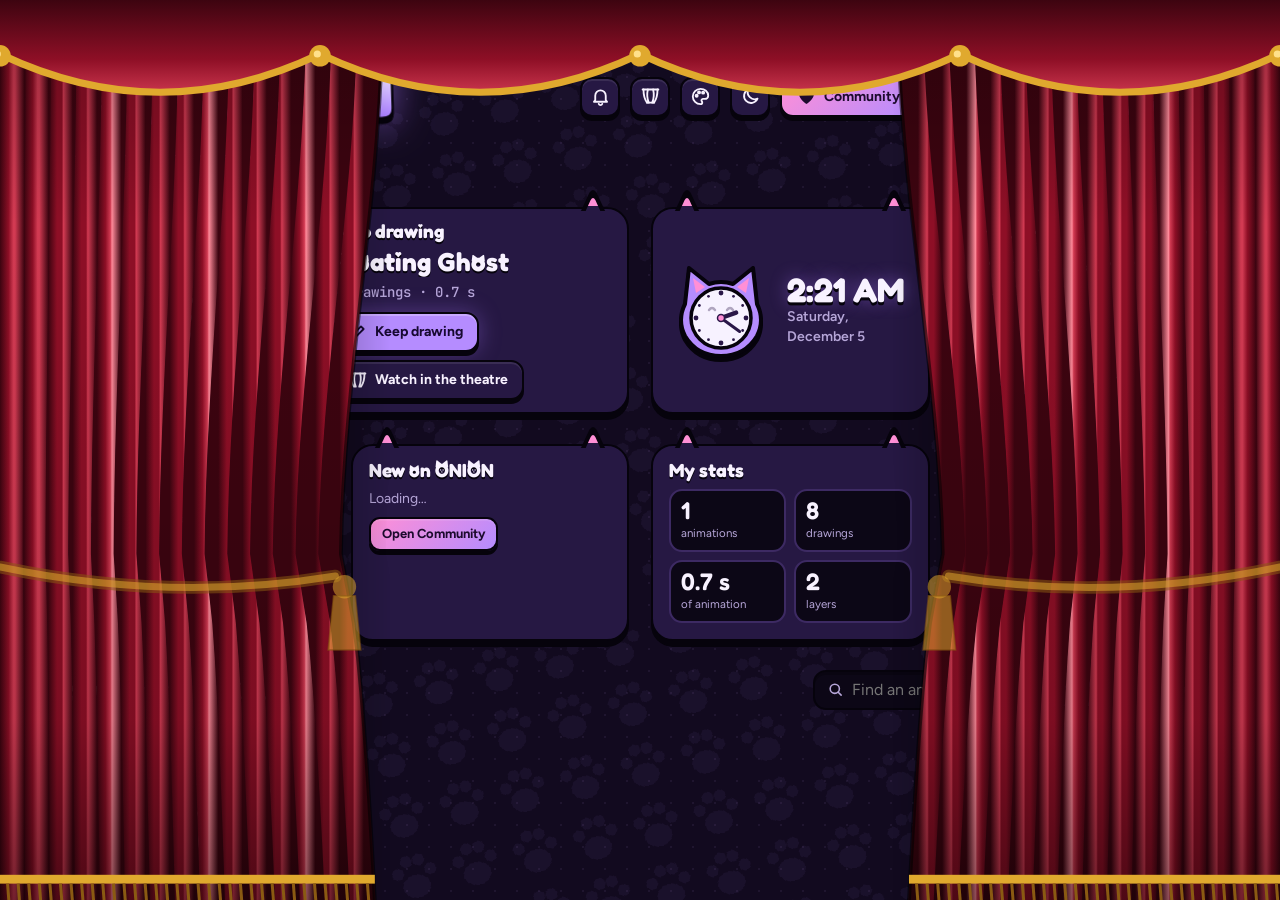
<file: iphone-site/index.html>
<!doctype html>
<html lang="en">
<head>
<meta charset="utf-8">
<meta name="viewport" content="width=device-width,initial-scale=1,maximum-scale=1,user-scalable=no,viewport-fit=cover">
<meta name="apple-mobile-web-app-capable" content="yes">
<meta name="mobile-web-app-capable" content="yes">
<meta name="apple-mobile-web-app-status-bar-style" content="black-translucent">
<meta name="apple-mobile-web-app-title" content="ONION">
<meta name="theme-color" content="#120a1f">
<link rel="manifest" href="manifest.webmanifest">
<link rel="apple-touch-icon" href="icon-180.png">
<link rel="icon" type="image/png" href="icon-192.png">
<link rel="stylesheet" href="ios.css">
<meta http-equiv="Content-Security-Policy" content="default-src 'self'; script-src 'self'; style-src 'self' 'unsafe-inline'; img-src 'self' data: blob: https://*.supabase.co; media-src 'self' blob: data: file: https://*.supabase.co; font-src 'self'; connect-src 'self' blob: data: https://*.supabase.co">
<title>ONION</title>
<link rel="stylesheet" href="fonts.css">
<style>
/* ONION: a cute cat animation desk (onion-cat logo, purple glow). Chunky 3D keys with ink outlines and hard drop shadows, a colour per tool,
   a film-strip timeline. Dark (midnight theatre) by default; a paper-and-ink light theme. */
:root {
  --bg: #120a1f; --bg2: #1a1030; --plate: #261843; --plate-hi: #322058; --well: #0c0716;
  --ink: #06030c; --fg: #f8f2ff; --muted: #b6a6d8; --line: #3d2a63;
  --lilac: #b58cff; --pink: #ff8fd6; --slime: #8ff0c0; --candle: #ffd36b; --sky: #7cc8ff; --blood: #ff6b8b; --bone: #efe6ff;
  --pumpkin: var(--lilac); --ghost: #cdb8ff;
  --accent: var(--lilac); --on-accent: #170931;
  --onion-prev: #ff6b8b; --onion-next: #5fe3c0;
  --good: #8ff0c0; --bad: #ff6b8b;
  --dots: rgba(201,173,255,.07);
  --glow: 0 0 22px rgba(170, 120, 255, .35);
  --f-display: "Fredoka", "Arial Rounded MT Bold", "Trebuchet MS", sans-serif;
  --f-cat: "ONION Cat", "Fredoka", "Arial Rounded MT Bold", sans-serif;
  --paper: #f7f2ff;
  --f-ui: "Figtree", "Segoe UI", system-ui, sans-serif;
  --f-mono: "JetBrains Mono", Consolas, ui-monospace, monospace;
  --hard: 0 4px 0 var(--ink);
  --r: 18px;
  --ear: url("data:image/svg+xml,%3Csvg xmlns='http://www.w3.org/2000/svg' viewBox='0 0 30 26'%3E%3Cpath d='M0 26 L10.5 3.5 Q15 -3.5 19.5 3.5 L30 26 Z'/%3E%3C/svg%3E");
  --heart: url("data:image/svg+xml,%3Csvg xmlns='http://www.w3.org/2000/svg' viewBox='0 0 24 24'%3E%3Cpath d='M12 21s-8.5-5.3-8.5-11.6A4.8 4.8 0 0 1 12 6.6a4.8 4.8 0 0 1 8.5 2.8C20.5 15.7 12 21 12 21z'/%3E%3C/svg%3E");
  --paw: url("data:image/svg+xml,%3Csvg xmlns='http://www.w3.org/2000/svg' viewBox='0 0 24 24'%3E%3Cellipse cx='12' cy='16.2' rx='5.6' ry='4.6'/%3E%3Ccircle cx='5.4' cy='10.2' r='2.4'/%3E%3Ccircle cx='9.5' cy='5.8' r='2.4'/%3E%3Ccircle cx='14.5' cy='5.8' r='2.4'/%3E%3Ccircle cx='18.6' cy='10.2' r='2.4'/%3E%3C/svg%3E");
  color-scheme: dark;
}
@media (prefers-color-scheme: light) { :root[data-theme="system"] {
  --bg: #f5f0ff; --bg2: #ece3ff; --plate: #ffffff; --plate-hi: #f7f1ff; --well: #e3d8f8; --ink: #2a1748; --fg: #2a1748; --muted: #6e5d92; --line: #cbbbe8;
  --lilac: #9d6bff; --on-accent: #ffffff; --dots: rgba(42,23,72,.08); --glow: 0 0 18px rgba(140, 90, 255, .25); color-scheme: light } }
:root[data-theme="light"] {
  --bg: #f5f0ff; --bg2: #ece3ff; --plate: #ffffff; --plate-hi: #f7f1ff; --well: #e3d8f8; --ink: #2a1748; --fg: #2a1748; --muted: #6e5d92; --line: #cbbbe8;
  --lilac: #9d6bff; --on-accent: #ffffff; --dots: rgba(42,23,72,.08); --glow: 0 0 18px rgba(140, 90, 255, .25); color-scheme: light }
html, body { height: 100%; margin: 0; }
[hidden] { display: none !important; }
img { max-width: 100%; }
body { background: var(--bg); color: var(--fg); font: 14px/1.4 var(--f-ui); overflow: hidden; user-select: none; }
* { box-sizing: border-box; }
button, input, select, textarea { font: inherit; color: inherit; }
button { cursor: pointer; }
:focus-visible { outline: 3px solid var(--candle); outline-offset: 2px; }
.mono { font-family: var(--f-mono); font-variant-numeric: tabular-nums; }
#app { height: 100%; display: flex; flex-direction: column; }
::-webkit-scrollbar { width: 10px; height: 10px; } ::-webkit-scrollbar-thumb { background: var(--line); border-radius: 10px; border: 2px solid var(--bg); }

/* ---------- 3D keys ---------- */
.btn, .ico, .play, .card, .fr, .list-btn, .sizes button, .seg, .swatch-now {
  border: 2.5px solid var(--ink); box-shadow: var(--hard), inset 0 2px 0 rgba(255,255,255,.09);
  transition: transform .08s ease, box-shadow .08s ease, background .12s;
}
.btn { display: inline-flex; align-items: center; gap: 7px; height: 40px; padding: 0 14px; border-radius: 13px; background: var(--plate); font-weight: 700; white-space: nowrap; }
.btn:hover, .ico:hover { background: var(--plate-hi); }
.btn:active, .ico:active, .play:active, .list-btn:active, .sizes button:active { transform: translateY(3px); box-shadow: 0 1px 0 var(--ink), inset 0 2px 0 rgba(255,255,255,.06); }
.btn.primary { background: var(--accent); color: var(--on-accent); }
.btn.primary:hover { filter: brightness(1.08); }
.btn.danger { background: var(--blood); color: #1d070b; }
.btn[disabled], .ico[disabled] { opacity: .4; cursor: default; transform: none; }
.ico { width: 40px; height: 40px; display: inline-grid; place-items: center; border-radius: 12px; background: var(--plate); flex: none; padding: 0; font-weight: 700; }
.ico.on { background: var(--tool, var(--accent)); color: var(--ink); transform: translateY(-2px); box-shadow: 0 6px 0 var(--ink), inset 0 2px 0 rgba(255,255,255,.35); }
.ico svg, .btn svg { width: 21px; height: 21px; fill: none; stroke: currentColor; stroke-width: 2.1; stroke-linecap: round; stroke-linejoin: round; }
.chip { display: inline-flex; align-items: center; height: 30px; padding: 0 10px; border-radius: 999px; background: var(--well); border: 2px solid var(--ink); font-size: 12px; color: var(--muted); white-space: nowrap; }
.t3d { font-family: var(--f-cat); font-weight: 400; letter-spacing: .01em; color: var(--fg); text-shadow: 0 2px 0 var(--ink), 0 3px 0 var(--ink), 0 0 18px rgba(170,120,255,.45); }

/* ---------- update banner ---------- */
.upd { display: flex; align-items: center; gap: 12px; padding: 8px 14px; background: var(--slime); color: #0b1a10; border-bottom: 2.5px solid var(--ink); font-weight: 700; }
.upd span { flex: 1; min-width: 0; }
.upd .btn { height: 34px; background: var(--bone); color: #1a1220; }

/* ---------- gallery ---------- */
#gallery { flex: 1; overflow: auto; padding: 26px max(20px, env(safe-area-inset-left, 0px)) 50px;
  background: radial-gradient(var(--dots) 1.2px, transparent 1.3px) 0 0 / 22px 22px, var(--bg); }
.g-wrap { max-width: 1180px; margin: 0 auto; display: flex; flex-direction: column; gap: 22px; }
.g-head { display: flex; align-items: center; justify-content: space-between; gap: 16px; flex-wrap: wrap; }
.brand { display: flex; align-items: center; gap: 16px; }
.wordmark { margin: 0; line-height: 0; cursor: pointer; display: inline-block; position: relative; -webkit-tap-highlight-color: transparent; }
/* the animated wordmark: built by build/wordmark.py from the cat font's parts */
.wm-svg { height: 108px; width: auto; display: block; overflow: visible; transform: rotate(-2deg); transform-origin: left bottom;
  filter: drop-shadow(0 5px 0 var(--ink)) drop-shadow(0 0 18px rgba(170,120,255,.55)); }
.wm-svg path { fill: url(#wmFill); stroke: var(--ink); stroke-width: 40px; stroke-linejoin: round; paint-order: stroke; }
.wm-l, .wm-in, .wm-ear, .wm-eyes, .wm-eyeR2, .wm-toe { transform-box: fill-box; }
.wm-l { transform-origin: 50% 100%; animation: wmDrop .75s cubic-bezier(.3, 1.4, .5, 1) both, wmBob 3.4s ease-in-out infinite; }
.wm-l:nth-child(1) { animation-delay: 0s, 1s; }    .wm-l:nth-child(2) { animation-delay: .09s, 1.25s; }
.wm-l:nth-child(3) { animation-delay: .18s, 1.5s; } .wm-l:nth-child(4) { animation-delay: .27s, 1.75s; }
.wm-l:nth-child(5) { animation-delay: .36s, 2s; }
@keyframes wmDrop { 0% { transform: translateY(-150%) scale(.9, 1.15); opacity: 0; } 55% { transform: translateY(0) scale(1.2, .8); opacity: 1; }
  75% { transform: translateY(-7%) scale(.94, 1.07); } 100% { transform: none; } }
@keyframes wmBob { 0%, 100% { transform: none; } 50% { transform: translateY(-3.5%) rotate(-1.5deg); } }
.wm-in { transform-origin: 50% 100%; }
.wm-ear { transform-origin: 50% 92%; }
.wm-o1 .wm-earR { animation: wmTwitchR 4.3s 2.2s infinite; }
.wm-o2 .wm-earL { animation: wmTwitchL 5.6s 3.4s infinite; }
@keyframes wmTwitchR { 0%, 86%, 100% { transform: none; } 89% { transform: rotate(16deg); } 92% { transform: rotate(-8deg); } 95% { transform: rotate(5deg); } }
@keyframes wmTwitchL { 0%, 86%, 100% { transform: none; } 89% { transform: rotate(-16deg); } 92% { transform: rotate(8deg); } 95% { transform: rotate(-5deg); } }
.wm-eyes, .wm-eyeR2 { transform-origin: center; }
.wm-o1 .wm-eyes { animation: wmBlink 4.7s 1.6s infinite; }
.wm-o2 .wm-eyeR2 { animation: wmBlink 6.4s 2.6s infinite; }
@keyframes wmBlink { 0%, 93%, 100% { transform: none; } 96% { transform: scaleY(.08); } }
.wm-o2 .wm-eyeL2 { opacity: 0; animation: wmOpen 6.4s 2.6s infinite; }
.wm-o2 .wm-wink { animation: wmShut 6.4s 2.6s infinite; }
@keyframes wmOpen { 0%, 55%, 88%, 100% { opacity: 0; } 57%, 86% { opacity: 1; } }
@keyframes wmShut { 0%, 55%, 88%, 100% { opacity: 1; } 57%, 86% { opacity: 0; } }
.wm-toe { transform-origin: 50% 100%; animation: wmTap 3.2s 2s infinite; }
.wm-toe1 { animation-delay: 2.1s; } .wm-toe2 { animation-delay: 2.2s; }
@keyframes wmTap { 0%, 78%, 92%, 100% { transform: none; } 84% { transform: translateY(-38%) scale(1.12); } }
.wm-tail { transform-box: view-box; animation: wmSwish 2.6s ease-in-out infinite alternate; }
@keyframes wmSwish { from { transform: rotate(-10deg); } to { transform: rotate(9deg); } }
.wordmark:hover .wm-in { animation: wmWiggle .55s ease-in-out; }
.wordmark:hover .wm-l:nth-child(2n) .wm-in { animation-delay: .06s; }
@keyframes wmWiggle { 0%, 100% { transform: none; } 30% { transform: rotate(-6deg); } 65% { transform: rotate(5deg); } }
.wordmark.wm-hop .wm-in { animation: wmJump .8s cubic-bezier(.3, 1.5, .5, 1) both; }
.wordmark.wm-hop .wm-l:nth-child(2) .wm-in { animation-delay: .06s; } .wordmark.wm-hop .wm-l:nth-child(3) .wm-in { animation-delay: .12s; }
.wordmark.wm-hop .wm-l:nth-child(4) .wm-in { animation-delay: .18s; } .wordmark.wm-hop .wm-l:nth-child(5) .wm-in { animation-delay: .24s; }
@keyframes wmJump { 0% { transform: none; } 20% { transform: scale(1.15, .82); } 50% { transform: translateY(-34%) scale(.92, 1.1) rotate(-4deg); } 78% { transform: scale(1.08, .92); } 100% { transform: none; } }
.wm-pop { position: absolute; left: 0; top: 30%; width: 22px; height: 22px; pointer-events: none; z-index: 3; background: var(--c, var(--pink));
  -webkit-mask: var(--shape) center / contain no-repeat; mask: var(--shape) center / contain no-repeat; animation: wmPop 1.3s ease-out forwards; }
@keyframes wmPop { 0% { transform: translate(0, 0) scale(.3) rotate(0); opacity: 0; } 15% { opacity: 1; } 100% { transform: translate(var(--dx), -110px) scale(1.1) rotate(var(--r)); opacity: 0; } }
@media (prefers-reduced-motion: reduce) { .wm-svg *, .wm-pop { animation: none !important; } .wm-o2 .wm-eyeL2 { opacity: 0; } }
.brand p { margin: 8px 0 0; color: var(--muted); }
.g-actions { display: flex; gap: 10px; }
.sec-head { display: flex; align-items: center; justify-content: space-between; gap: 12px; flex-wrap: wrap; margin-top: 6px; }
.sec-head h2 { margin: 0; font-size: 30px; }
.g-grid { display: grid; grid-template-columns: repeat(auto-fill, minmax(240px, 1fr)); gap: 24px 22px; }
.card { background: var(--plate); border-radius: 20px; overflow: visible; margin-top: 14px; display: flex; flex-direction: column; text-align: left; padding: 0; box-shadow: 0 6px 0 var(--ink); }
.g-grid > .card:nth-child(3n+1) { transform: rotate(-1deg); } .g-grid > .card:nth-child(3n+2) { transform: rotate(.7deg); } .g-grid > .card:nth-child(3n) { transform: rotate(-.4deg); }
.g-grid > .card:hover { transform: rotate(0) translateY(-4px); box-shadow: 0 10px 0 var(--ink); }
.card .thumb { aspect-ratio: 16/9; background: var(--well); display: grid; place-items: center; overflow: hidden; position: relative; border-bottom: 2.5px solid var(--ink); border-radius: 17px 17px 0 0; }
.card .thumb img { width: 100%; height: 100%; object-fit: contain; display: block; }
.card .thumb .film { position: absolute; inset: auto 0 0 0; height: 12px; background: var(--ink); -webkit-mask: repeating-linear-gradient(90deg, #000 0 5px, transparent 5px 9px, #000 9px 14px); }
.card .meta { padding: 10px 14px 14px; display: flex; flex-direction: column; gap: 3px; min-width: 0; }
.card .meta b { font: 400 22px/1.2 var(--f-cat); overflow: hidden; text-overflow: ellipsis; white-space: nowrap; }
.card .meta span { color: var(--muted); font-size: 12px; }
.tag { display: inline-block; font: 700 10px var(--f-ui); letter-spacing: .08em; text-transform: uppercase; padding: 3px 7px; border-radius: 7px; background: var(--candle); color: #2a1a05; border: 2px solid var(--ink); margin-left: 8px; vertical-align: 4px; }
.card .thumb .play-badge { position: absolute; width: 54px; height: 54px; border-radius: 50%; background: var(--slime); border: 3px solid var(--ink); box-shadow: 0 4px 0 var(--ink); display: grid; place-items: center; }
.card .thumb .play-badge svg { width: 22px; height: 22px; fill: var(--ink); margin-left: 3px; }
.empty { border: 3px dashed var(--line); border-radius: 20px; padding: 36px 20px; text-align: center; display: flex; flex-direction: column; align-items: center; gap: 10px; color: var(--muted); }
.empty h2 { margin: 0; font-size: 30px; }
.g-foot { color: var(--muted); font-size: 12px; display: flex; justify-content: space-between; gap: 12px; flex-wrap: wrap; }
.hint { color: var(--muted); font-size: 13px; margin: 0; }

/* ---------- editor ---------- */
#editor { flex: 1; display: grid; grid-template-rows: auto 1fr auto; min-height: 0; }
.topbar { display: flex; align-items: center; gap: 8px; padding: 10px 14px 12px; background: var(--bg2); border-bottom: 2.5px solid var(--ink); min-width: 0; }
.topbar .title { font-size: 26px; overflow: hidden; text-overflow: ellipsis; white-space: nowrap; min-width: 0; flex: 1; padding-bottom: 3px; }
.save-pill.err { color: #1d070b; background: var(--blood); }
.sep { width: 2.5px; height: 30px; background: var(--line); border-radius: 2px; margin: 0 4px; }
.workspace { position: relative; display: grid; grid-template-columns: 1fr 296px; min-height: 0; }
.tools { position: absolute; left: 14px; top: 50%; transform: translateY(-50%); z-index: 4; display: flex; flex-direction: column; align-items: center; gap: 7px;
  padding: 10px 8px 14px; background: var(--bg2); border: 2.5px solid var(--ink); border-radius: 24px; box-shadow: 0 6px 0 var(--ink), var(--glow); max-height: calc(100% - 40px); overflow: visible; margin-top: 8px; }
.tools .ico { width: 40px; height: 40px; border-radius: 13px; }
.tools .swatch-now { width: 36px; height: 36px; border-radius: 50%; margin-top: 12px; flex: none; padding: 0; position: relative;
  background-image: radial-gradient(ellipse 32% 24% at 34% 28%, rgba(255,255,255,.55), transparent 72%), linear-gradient(180deg, transparent 50%, rgba(6,3,12,.25)); }
.tools .swatch-now i { position: absolute; right: -6px; bottom: -6px; min-width: 22px; height: 20px; padding: 0 4px; border-radius: 10px; background: var(--candle); color: #24170a; border: 2px solid var(--ink);
  font: 700 10px/16px var(--f-mono); font-style: normal; }
.stage-wrap { position: relative; min-width: 0; min-height: 0; overflow: hidden; touch-action: none;
  background: radial-gradient(var(--dots) 1.2px, transparent 1.3px) 0 0 / 24px 24px, var(--well); }
#stage { position: absolute; inset: 0; width: 100%; height: 100%; display: block; touch-action: none; cursor: crosshair; }
.stage-hud { position: absolute; right: 14px; bottom: 14px; display: flex; gap: 8px; }
.hud { height: 32px; padding: 0 12px; border-radius: 999px; background: var(--plate); border: 2.5px solid var(--ink); box-shadow: 0 3px 0 var(--ink); font-size: 12px; font-weight: 700; color: var(--fg); }
.ext-bar { position: absolute; left: 50%; top: 14px; transform: translateX(-50%); display: flex; align-items: center; gap: 10px; background: var(--candle); color: #24170a;
  border: 2.5px solid var(--ink); border-radius: 14px; padding: 6px 6px 6px 14px; box-shadow: 0 4px 0 var(--ink); font-weight: 700; z-index: 5; max-width: calc(100% - 140px); }
.side { background: var(--bg2); border-left: 2.5px solid var(--ink); overflow-y: auto; padding: 28px 14px 14px; display: flex; flex-direction: column; gap: 30px; }
.sec { background: var(--plate); border: 2.5px solid var(--ink); border-radius: 18px; box-shadow: 0 4px 0 var(--ink); padding: 12px; }
.sec h3 { margin: 0 0 10px; font: 400 19px/1.15 var(--f-cat); display: flex; justify-content: space-between; align-items: center; }
.sec h3 .mono { font-family: var(--f-mono); font-size: 12px; color: var(--muted); }
/* ---------- colour panel: a colour cat, gumdrop swatches that turn into kittens, a mixer, shades ---------- */
.colour { --c: #1b1420; --eye: #fff6e8; --eyehl: #1a0f24; --h: 270; --hue: hsl(270 100% 50%); }
.c-hero { display: flex; align-items: center; gap: 12px; }
.c-cat { flex: none; width: 78px; height: 72px; padding: 0; border: 0; background: none; border-radius: 20px; transition: transform .14s ease;
  filter: drop-shadow(0 4px 0 var(--ink)) drop-shadow(0 0 14px rgba(181,140,255,.3)); }
.c-cat:hover { transform: translateY(-2px) rotate(-4deg); }
.c-cat:active { transform: translateY(2px) scale(.97); }
.c-cat svg { width: 100%; height: 100%; display: block; overflow: visible; transform-origin: 50% 90%; }
.catsvg .head { fill: var(--c); transition: fill .15s; }
.catsvg .line { fill: none; stroke: var(--ink); stroke-width: 3.2; stroke-linejoin: round; }
.catsvg .eyes { transform-box: fill-box; transform-origin: center; animation: blink 5s infinite; }
.cat-mascot { --c: var(--lilac); --eye: #1a0f24; --eyehl: #ffffff; width: 104px; height: 96px; filter: drop-shadow(0 5px 0 var(--ink)) drop-shadow(0 0 18px rgba(181,140,255,.4)); }
.cat-mascot svg { width: 100%; height: 100%; display: block; overflow: visible; }
@keyframes blink { 0%, 92%, 100% { transform: scaleY(1); } 94.5% { transform: scaleY(.1); } }
.c-cat.boing svg { animation: boing .5s cubic-bezier(.3, 1.5, .5, 1); }
@keyframes boing { 0% { transform: scale(1); } 30% { transform: scale(1.14, .88); } 60% { transform: scale(.94, 1.07); } 100% { transform: scale(1); } }
.c-info { flex: 1; min-width: 0; display: flex; flex-direction: column; gap: 7px; }
.c-name { font: 400 20px/1.15 var(--f-cat); overflow: hidden; text-overflow: ellipsis; white-space: nowrap; text-shadow: 0 2px 0 var(--ink); }
.c-hex { display: flex; align-items: center; gap: 1px; height: 30px; padding: 0 9px; border: 2.5px solid var(--ink); border-radius: 10px; background: var(--well);
  box-shadow: inset 0 3px 0 rgba(0,0,0,.28); font: 600 13px var(--f-mono); color: var(--muted); cursor: text; }
.c-hex input { flex: 1; min-width: 0; width: 100%; border: 0; padding: 0; background: none; outline: 0; font: inherit; color: var(--fg); letter-spacing: .08em; text-transform: uppercase; user-select: text; }
.c-hex:focus-within { outline: 3px solid var(--candle); outline-offset: 1px; }
.c-btns { display: flex; align-items: center; gap: 6px; }
.ico.sm { width: 32px; height: 32px; border-radius: 10px; border-width: 2px; box-shadow: 0 3px 0 var(--ink), inset 0 2px 0 rgba(255,255,255,.09); }
.ico.sm svg { width: 17px; height: 17px; }
.ico.sm.on { transform: translateY(-1px); box-shadow: 0 4px 0 var(--ink), inset 0 2px 0 rgba(255,255,255,.35); --ew: 12px; --eh: 10px; --ear-x: 1px; --eo: 3px; }
#cSave.on svg { fill: currentColor; }
.c-prev { --c: #fff; position: relative; flex: none; width: 32px; height: 32px; border-radius: 50%; padding: 0; border: 2.5px solid var(--ink); box-shadow: 0 3px 0 var(--ink);
  background: radial-gradient(ellipse 30% 22% at 34% 28%, rgba(255,255,255,.6), transparent 70%), linear-gradient(180deg, transparent 50%, rgba(6,3,12,.25)), var(--c); }
.c-prev:active { transform: translateY(2px); box-shadow: 0 1px 0 var(--ink); }
.c-prev i { position: absolute; right: -7px; bottom: -6px; width: 17px; height: 17px; border-radius: 50%; background: var(--plate); border: 2px solid var(--ink); display: grid; place-items: center; }
.c-prev i svg { width: 10px; height: 10px; fill: none; stroke: var(--fg); stroke-width: 3.2; stroke-linecap: round; stroke-linejoin: round; }

.c-mixer { display: flex; flex-direction: column; gap: 16px; margin-top: 14px; }
.c-sv { position: relative; height: 132px; border-radius: 14px; border: 2.5px solid var(--ink); box-shadow: 0 4px 0 var(--ink); cursor: crosshair; touch-action: none;
  background: linear-gradient(to top, #000, rgba(0,0,0,0)), linear-gradient(to right, #fff, hsl(var(--h) 100% 50%)); }
.c-sv i { position: absolute; left: 0; top: 0; width: 24px; height: 24px; margin: -12px 0 0 -12px; border-radius: 50%; background: var(--c); pointer-events: none;
  border: 3.5px solid #fff; box-shadow: 0 0 0 2.5px var(--ink), 0 3px 0 2.5px var(--ink); }
.c-hue { position: relative; height: 20px; margin: 6px 8px 4px; border-radius: 999px; border: 2.5px solid var(--ink); box-shadow: 0 3px 0 var(--ink); cursor: ew-resize; touch-action: none;
  background: linear-gradient(90deg, #f00, #ff0 16.7%, #0f0 33.3%, #0ff 50%, #00f 66.7%, #f0f 83.3%, #f00); }
.c-hue span { position: absolute; left: 0; top: 50%; width: 32px; height: 30px; transform: translate(-50%, -60%); pointer-events: none; filter: drop-shadow(0 3px 0 var(--ink)); }
.c-hue span svg { width: 100%; height: 100%; display: block; overflow: visible; }
.c-sv:focus-visible, .c-hue:focus-visible { outline: 3px solid var(--candle); outline-offset: 3px; }

.c-tabs { margin-top: 14px; }
.c-tabs button { padding: 6px 0; font: 600 11.5px var(--f-display); letter-spacing: 0; min-width: 0; white-space: nowrap; overflow: hidden; }
.c-tabs button.on { color: var(--on-accent); }
.c-tabs button:last-child { flex: 0 0 34px; }
.c-tabs button svg { width: 15px; height: 15px; display: block; margin: 0 auto; fill: currentColor; }
.swatches { display: grid; grid-template-columns: repeat(8, 1fr); gap: 12px 6px; margin-top: 12px; padding-top: 8px; }
.swatches button { --c: #000; --eye: #1a0f24; position: relative; aspect-ratio: 1; min-width: 0; padding: 0; border-radius: 9px; border: 2.5px solid var(--ink);
  background: radial-gradient(ellipse 34% 24% at 34% 27%, rgba(255,255,255,.62), transparent 72%), linear-gradient(180deg, transparent 48%, rgba(6,3,12,.24)), var(--c);
  box-shadow: 0 3px 0 var(--ink); transition: transform .1s ease, box-shadow .1s ease; }
.swatches button:hover { transform: translateY(-2px); box-shadow: 0 5px 0 var(--ink); }
.swatches button:active { transform: translateY(2px); box-shadow: 0 1px 0 var(--ink); }
.swatches button.on { transform: translateY(-3px) scale(1.12); box-shadow: 0 5px 0 var(--ink), 0 0 14px color-mix(in srgb, var(--c) 70%, transparent); z-index: 2; }
.swatches button > i { position: absolute; inset: 0; opacity: 0; transform: scale(.5); transition: opacity .12s, transform .18s cubic-bezier(.3, 1.6, .5, 1); pointer-events: none; }
.swatches button.on > i { opacity: 1; transform: none; }
.swatches button > i svg { width: 100%; height: 100%; display: block; fill: var(--eye); }
.swatches button > i svg path { fill: none; stroke: var(--eye); stroke-width: 1.15; stroke-linecap: round; stroke-linejoin: round; }
.swatches .add { background: transparent; border: 2.5px dashed var(--line); box-shadow: none; color: var(--muted); font: 700 18px/1 var(--f-display); display: grid; place-items: center; }
.swatches .add:hover { border-color: var(--pink); color: var(--pink); box-shadow: none; }
.swatches .c-empty { grid-column: 2 / -1; align-self: center; font-size: 12px; color: var(--muted); line-height: 1.25; }
.c-row { display: flex; align-items: center; gap: 8px; margin-top: 12px; }
.c-row > span { flex: none; width: 52px; font: 700 10.5px var(--f-ui); letter-spacing: .08em; text-transform: uppercase; color: var(--muted); }
.c-shades { flex: 1; min-width: 0; display: flex; height: 28px; border: 2.5px solid var(--ink); border-radius: 11px; overflow: hidden; box-shadow: 0 3px 0 var(--ink); background: var(--ink); gap: 2px; }
.c-shades button { --c: #000; flex: 1; min-width: 0; padding: 0; border: 0; position: relative; background: linear-gradient(180deg, rgba(255,255,255,.22), transparent 45%), var(--c); transition: flex .15s ease; }
.c-shades button:hover { flex: 1.5; }
.c-shades button.now { flex: 1.6; }
.c-shades button.now::after { content: ""; position: absolute; left: 50%; top: 50%; width: 7px; height: 7px; margin: -3.5px 0 0 -3.5px; border-radius: 50%; background: var(--eye); box-shadow: 0 0 0 1.5px var(--c); }
.c-chips { flex: 1; min-width: 0; display: flex; gap: 5px; }
.c-chips button { --c: #000; flex: 1; min-width: 0; max-width: 24px; aspect-ratio: 1; padding: 0; border-radius: 50%; border: 2px solid var(--ink); box-shadow: 0 2px 0 var(--ink);
  background: radial-gradient(ellipse 32% 24% at 34% 28%, rgba(255,255,255,.55), transparent 72%), var(--c); transition: transform .1s; }
.c-chips button:hover { transform: translateY(-2px); }
.c-chips button.on { box-shadow: 0 2px 0 var(--ink), 0 0 0 2px var(--plate), 0 0 0 4px var(--fg); }
.c-chips button.empty { background: transparent; border: 2px dashed var(--line); box-shadow: none; cursor: default; transform: none; }
@media (prefers-reduced-motion: reduce) { .catsvg .eyes, .c-cat.boing svg, .sec.flash { animation: none; } }
/* ---------- brushes ---------- */
.b-name { font: 600 12px var(--f-ui); color: var(--muted); background: var(--well); border: 2px solid var(--ink); border-radius: 999px; padding: 3px 9px; max-width: 60%; overflow: hidden; text-overflow: ellipsis; white-space: nowrap; }
.b-tabs button { display: flex; flex-direction: column; align-items: center; gap: 2px; padding: 5px 0 4px; font: 600 10.5px/1 var(--f-display); min-width: 0; letter-spacing: .01em; }
.b-tabs button svg { width: 17px; height: 17px; fill: none; stroke: currentColor; stroke-width: 2.1; stroke-linecap: round; stroke-linejoin: round; }
.b-tabs button.on { color: var(--on-accent); }
.seg.b-tabs { display: grid; grid-template-columns: repeat(3, 1fr); }
.seg.b-tabs button { flex-direction: row; justify-content: center; gap: 5px; padding: 7px 2px; font-size: 11.5px; }
.b-tabs button:nth-child(3n) { border-right: 0; }
.b-tabs button:nth-child(-n+3) { border-bottom: 2px solid var(--ink); }
.b-grid { display: grid; grid-template-columns: 1fr 1fr; gap: 16px 8px; margin: 12px 0 8px; padding-top: 8px; }
.b-card { position: relative; display: flex; flex-direction: column; min-width: 0; padding: 0; text-align: left; border: 2.5px solid var(--ink); border-radius: 13px;
  background: var(--plate-hi); color: var(--fg); box-shadow: 0 3px 0 var(--ink); transition: transform .1s ease, box-shadow .1s ease; }
.b-card canvas { display: block; width: 100%; aspect-ratio: 232 / 80; background: var(--paper); border-radius: 10.5px 10.5px 0 0; border-bottom: 2px solid var(--ink); }
.b-card span { padding: 4px 8px 5px; font: 600 12px/1.2 var(--f-display); white-space: nowrap; overflow: hidden; text-overflow: ellipsis; }
.b-card:hover { transform: translateY(-2px); box-shadow: 0 5px 0 var(--ink); }
.b-card:active { transform: translateY(2px); box-shadow: 0 1px 0 var(--ink); }
.b-card.on { background: var(--accent); color: var(--on-accent); transform: translateY(-2px); box-shadow: 0 5px 0 var(--ink), var(--glow); }
@keyframes flash { 0%, 100% { box-shadow: 0 4px 0 var(--ink); } 30% { box-shadow: 0 4px 0 var(--ink), 0 0 0 4px var(--lilac), 0 0 30px rgba(181,140,255,.6); } }
.sec.flash { animation: flash .9s ease 1; }
.row { display: flex; align-items: center; gap: 8px; margin-top: 8px; }
.row label { flex: none; width: 70px; color: var(--muted); font-size: 12px; font-weight: 600; }
.row input[type=range] { flex: 1; min-width: 0; accent-color: var(--accent); }
.row output { width: 42px; text-align: right; font-size: 12px; }
input[type=color] { width: 40px; height: 32px; border: 2.5px solid var(--ink); border-radius: 10px; padding: 2px; background: var(--well); box-shadow: 0 2px 0 var(--ink); }
.layers { display: flex; flex-direction: column; gap: 7px; }
.layer { display: grid; grid-template-columns: 34px 52px 1fr 34px; align-items: center; gap: 7px; padding: 5px; border-radius: 13px; border: 2.5px solid var(--ink); background: var(--well); }
.layer.on { background: var(--ghost); color: #160f2b; box-shadow: 0 3px 0 var(--ink); }
.layer canvas { width: 52px; height: 29px; border-radius: 6px; border: 2px solid var(--ink); background: repeating-conic-gradient(#c9c1d6 0 25%, #fff 0 50%) 0 0 / 8px 8px; display: block; }
.layer .nm { overflow: hidden; text-overflow: ellipsis; white-space: nowrap; font-weight: 700; font-size: 13px; background: none; border: 0; text-align: left; padding: 0; min-width: 0; box-shadow: none; }
.layer .ico { width: 34px; height: 34px; border-radius: 10px; border-width: 2px; box-shadow: 0 2px 0 var(--ink); }
.layer-tools { display: flex; gap: 6px; flex-wrap: wrap; margin-top: 10px; }
.layer-tools .ico { width: 36px; height: 36px; }
.seg { display: flex; border-radius: 12px; overflow: hidden; background: var(--well); box-shadow: 0 3px 0 var(--ink); }
.seg button { flex: 1; border: 0; border-right: 2px solid var(--ink); background: transparent; padding: 7px 8px; font-size: 12px; font-weight: 700; }
.seg button:last-child { border-right: 0; }
.seg button.on { background: var(--accent); color: var(--on-accent); }

/* timeline dock */
.timeline { background: var(--bg2); border-top: 2.5px solid var(--ink); display: flex; flex-direction: column; gap: 8px; padding: 10px 14px 12px; min-width: 0; }
.tl-bar { display: flex; align-items: center; gap: 8px; flex-wrap: wrap; min-width: 0; }
.tl-bar .grow { flex: 1; }
.play { width: 58px; height: 46px; border-radius: 18px; background: var(--slime); position: relative; --face: var(--slime); --ew: 18px; --eh: 14px; --ear-x: 6px; --eo: 3.5px; color: var(--ink); display: grid; place-items: center; padding: 0; }
.play svg { width: 22px; height: 22px; fill: currentColor; stroke: none; }
.strip-wrap { background: var(--ink); border-radius: 16px; padding: 6px 10px 13px; position: relative; }
.strip-wrap::before, .strip-wrap::after { content: ""; position: absolute; left: 10px; right: 10px; height: 6px;
  background: repeating-linear-gradient(90deg, var(--bg2) 0 9px, transparent 9px 18px); border-radius: 2px; }
.strip-wrap::before { top: 3px; } .strip-wrap::after { bottom: 3px; }
.strip { display: flex; gap: 10px; overflow-x: auto; padding: 16px 4px 6px; min-width: 0; scrollbar-width: thin; }
.fr { flex: none; position: relative; border-radius: 9px; padding: 0; background: var(--well); box-shadow: 0 3px 0 rgba(0,0,0,.6); border-color: #2c2438; }
.fr.on { border-color: var(--pumpkin); transform: translateY(-3px); box-shadow: 0 0 0 2.5px var(--pumpkin), 0 5px 0 rgba(0,0,0,.6); }
.fr canvas { display: block; border-radius: 6px; }
.fr .n { position: absolute; left: 4px; top: 3px; font: 700 10px var(--f-mono); color: #fff; background: rgba(0,0,0,.6); padding: 0 5px; border-radius: 5px; }
.fr .hold { position: absolute; right: 4px; top: 3px; font: 700 10px var(--f-mono); background: var(--candle); color: #24170a; padding: 0 5px; border-radius: 5px; border: 1.5px solid var(--ink); }
.fr.add { width: 62px; display: grid; place-items: center; border: 2.5px dashed #5b4d70; background: transparent; color: var(--bone); box-shadow: none; }
.fr.add:hover { border-color: var(--slime); color: var(--slime); }

/* sheets */
.scrim { position: fixed; inset: 0; background: rgba(8,3,18,.66); display: grid; place-items: center; z-index: 50; padding: 34px 18px 18px; }
.sheet-box { position: relative; max-width: 100%; display: flex; justify-content: center; --face: var(--bg2); --ew: 46px; --eh: 34px; --ear-x: 34px; --eo: 6px; }
.sheet { background: var(--bg2); border: 3px solid var(--ink); border-radius: 24px; box-shadow: 0 8px 0 var(--ink), var(--glow); width: min(560px, calc(100vw - 36px)); max-height: calc(100vh - 80px); overflow-y: auto; padding: 20px; display: flex; flex-direction: column; gap: 14px; }
.sheet h2 { margin: 0; padding-top: 4px; font: 400 32px/1.1 var(--f-cat); text-shadow: 0 2px 0 var(--ink), 0 3px 0 var(--ink); }
.field { display: flex; flex-direction: column; gap: 6px; }
.field > span { font-size: 12px; font-weight: 700; color: var(--muted); text-transform: uppercase; letter-spacing: .06em; }
.field input[type=text], .field input[type=number], .field select, .field textarea { height: 42px; border: 2.5px solid var(--ink); background: var(--well); border-radius: 12px; padding: 0 12px; user-select: text; }
.field textarea { height: 84px; padding: 9px 12px; resize: vertical; }
.sizes { display: grid; grid-template-columns: repeat(4, 1fr); gap: 10px; }
.sizes button { background: var(--plate); border-radius: 14px; padding: 12px 4px 9px; display: flex; flex-direction: column; align-items: center; gap: 7px; font-size: 12px; font-weight: 700; }
.sizes button i { display: block; border: 2.5px solid currentColor; border-radius: 3px; }
.sizes button.on { background: var(--accent); color: var(--on-accent); }
.sizes button small { opacity: .8; color: inherit; font-family: var(--f-mono); font-weight: 500; }
.actions { display: flex; gap: 10px; justify-content: flex-end; flex-wrap: wrap; align-items: center; }
.list-btn { display: flex; align-items: center; gap: 12px; width: 100%; text-align: left; padding: 12px; border-radius: 14px; background: var(--plate); }
.list-btn svg { width: 24px; height: 24px; flex: none; fill: none; stroke: currentColor; stroke-width: 2; stroke-linecap: round; stroke-linejoin: round; }
.list-btn b { display: block; } .list-btn small { color: var(--muted); }
.codebox { display: flex; gap: 8px; align-items: center; }
.codebox code { flex: 1; min-width: 0; font: 500 12px var(--f-mono); background: var(--well); border: 2.5px solid var(--ink); border-radius: 12px; padding: 10px; overflow-x: auto; white-space: nowrap; user-select: all; }
.progress { height: 18px; border-radius: 10px; background: var(--well); overflow: hidden; border: 2.5px solid var(--ink); }
.progress i { display: block; height: 100%; width: 0; background: repeating-linear-gradient(-45deg, var(--slime) 0 10px, #5fcf7c 10px 20px); transition: width .2s; }
#toast { position: fixed; left: 50%; bottom: 22px; transform: translateX(-50%); background: var(--pink); color: #2a0b22; display: flex; align-items: center; gap: 8px; padding: 10px 16px; border-radius: 14px; font-weight: 700; z-index: 60;
  max-width: calc(100% - 32px); border: 2.5px solid var(--ink); box-shadow: 0 4px 0 var(--ink); }
video.player { width: 100%; border-radius: 14px; background: #000; display: block; max-height: 68vh; border: 2.5px solid var(--ink); }

/* export */
.fmt { display: grid; grid-template-columns: repeat(4, 1fr); gap: 10px; }
.fmt button { --c: var(--plate); background: var(--c); border: 2.5px solid var(--ink); border-radius: 16px; box-shadow: 0 4px 0 var(--ink); padding: 12px 6px 10px; display: flex; flex-direction: column; align-items: center; gap: 6px; font-weight: 700; }
.fmt button svg { width: 28px; height: 28px; fill: none; stroke: currentColor; stroke-width: 2; stroke-linecap: round; stroke-linejoin: round; }
.fmt button small { font-weight: 600; opacity: .75; font-size: 11px; }
.fmt button.on { background: var(--tone); color: var(--ink); transform: translateY(-2px); box-shadow: 0 6px 0 var(--ink); }
.opts { display: grid; grid-template-columns: 1fr 1fr; gap: 12px; }
.opts .field { min-width: 0; }
.check { display: flex; align-items: center; gap: 9px; font-weight: 600; }
.check input { width: 20px; height: 20px; accent-color: var(--accent); }
.summary { display: flex; gap: 8px; flex-wrap: wrap; }
.done-art { display: grid; place-items: center; padding: 6px; }
.done-art svg { width: 90px; height: 90px; }
@keyframes reel { to { transform: rotate(360deg); } }
.reel { width: 54px; height: 54px; animation: reel 1.2s linear infinite; }
@media (prefers-reduced-motion: reduce) { .reel { animation: none; } * { transition: none !important; } }

/* ---------- cat kit ---------- */
/* ears: an ink ear with a face-coloured ear inside; they pop up on the selected key, tool, frame and size,
   and sit on every window, card and panel */
.ears, .ico.on, .fmt button.on, .sizes button.on, .fr.on, .layer.on, .play, .sec { position: relative; }   /* .tools is already absolute */
.ears::before, .ears::after, .ico.on::before, .ico.on::after, .fmt button.on::before, .fmt button.on::after, .sizes button.on::before, .sizes button.on::after,
.fr.on::before, .fr.on::after, .layer.on::before, .layer.on::after, .play::before, .play::after, .sec::before, .sec::after, .tools::before, .tools::after,
.swatches button.on::before, .swatches button.on::after, .tools .swatch-now::before, .tools .swatch-now::after, .b-card.on::before, .b-card.on::after {
  content: ""; position: absolute; left: 0; right: 0; pointer-events: none; z-index: 1;
  -webkit-mask-repeat: no-repeat; mask-repeat: no-repeat; -webkit-mask-image: var(--ear), var(--ear); mask-image: var(--ear), var(--ear); }
.ears::before, .ico.on::before, .fmt button.on::before, .sizes button.on::before, .fr.on::before, .layer.on::before, .play::before, .sec::before, .tools::before, .swatches button.on::before, .tools .swatch-now::before, .b-card.on::before {
  top: calc(var(--eh, 21px) * -1 + 2px); height: var(--eh, 21px); background: var(--ink);
  -webkit-mask-size: var(--ew, 28px) var(--eh, 21px); mask-size: var(--ew, 28px) var(--eh, 21px);
  -webkit-mask-position: left var(--ear-x, 14px) bottom 0, right var(--ear-x, 14px) bottom 0; mask-position: left var(--ear-x, 14px) bottom 0, right var(--ear-x, 14px) bottom 0; }
.ears::after, .ico.on::after, .fmt button.on::after, .sizes button.on::after, .fr.on::after, .layer.on::after, .play::after, .sec::after, .tools::after, .swatches button.on::after, .tools .swatch-now::after, .b-card.on::after {
  top: calc((var(--eh, 21px) - var(--eo, 5px) * 1.5) * -1 + 2.5px); height: calc(var(--eh, 21px) - var(--eo, 5px) * 1.5);
  background: linear-gradient(var(--pink) 0 55%, var(--face, var(--plate)) 56%);
  -webkit-mask-size: calc(var(--ew, 28px) - var(--eo, 5px) * 2) calc(var(--eh, 21px) - var(--eo, 5px) * 1.5); mask-size: calc(var(--ew, 28px) - var(--eo, 5px) * 2) calc(var(--eh, 21px) - var(--eo, 5px) * 1.5);
  -webkit-mask-position: left calc(var(--ear-x, 14px) + var(--eo, 5px)) bottom 0, right calc(var(--ear-x, 14px) + var(--eo, 5px)) bottom 0;
  mask-position: left calc(var(--ear-x, 14px) + var(--eo, 5px)) bottom 0, right calc(var(--ear-x, 14px) + var(--eo, 5px)) bottom 0; }
.ico.on { --face: var(--tool, var(--accent)); --ew: 16px; --eh: 13px; --ear-x: 3px; --eo: 3.5px; }
.tools .ico.on { --ew: 15px; --eh: 12px; --ear-x: 3px; }
.fmt button.on { --face: var(--tone); --ew: 26px; --eh: 20px; --ear-x: 14px; }
.sizes button.on { --face: var(--accent); --ew: 22px; --eh: 17px; --ear-x: 12px; }
.fr.on { --face: var(--lilac); --ew: 18px; --eh: 13px; --ear-x: 10px; --eo: 3.5px; }
.layer.on { --face: var(--ghost); --ew: 18px; --eh: 13px; --ear-x: 12px; --eo: 3.5px; }
.sec { --face: var(--plate); --ew: 26px; --eh: 19px; --ear-x: 16px; }
.tools { --face: var(--bg2); --ew: 20px; --eh: 15px; --ear-x: 4px; --eo: 4px; }
.card { --face: var(--plate); --ew: 34px; --eh: 25px; --ear-x: 22px; --eo: 6px; }
.swatches button.on { --face: var(--c); --ew: 10px; --eh: 9px; --ear-x: 0px; --eo: 2.4px; }
.b-card.on { --face: var(--paper); --ew: 16px; --eh: 12px; --ear-x: 10px; --eo: 3.5px; }
.tools .swatch-now { --face: var(--c, #1b1420); --ew: 14px; --eh: 11px; --ear-x: 1px; --eo: 3px; }
.layer.on { color: #170931; }
.fr.on { border-color: var(--lilac); box-shadow: 0 0 0 2.5px var(--lilac), 0 5px 0 rgba(0,0,0,.6), 0 0 16px rgba(181,140,255,.5); }
.ico.on { box-shadow: 0 6px 0 var(--ink), inset 0 2px 0 rgba(255,255,255,.35), 0 0 14px rgba(181,140,255,.35); }
.btn.primary { box-shadow: var(--hard), inset 0 2px 0 rgba(255,255,255,.25), var(--glow); }
.g-grid > .card:hover { box-shadow: 0 10px 0 var(--ink), var(--glow); }
/* paws */
#gallery::before { content: ""; position: fixed; inset: 0; pointer-events: none; opacity: .05; background: var(--lilac);
  -webkit-mask: var(--paw) 0 0 / 46px 46px space; mask: var(--paw) 0 0 / 46px 46px space; transform: rotate(-12deg) scale(1.3); }
.g-wrap { position: relative; }
#toast::before, .save-pill::before { content: ""; width: 16px; height: 16px; background: currentColor; -webkit-mask: var(--paw) center / contain no-repeat; mask: var(--paw) center / contain no-repeat; flex: none; }
.save-pill { gap: 6px; cursor: pointer; font-weight: 700; }
.save-pill:hover { color: var(--fg); border-color: var(--slime); }
#saveBtn.saved { animation: savedPop .6s cubic-bezier(.3, 1.6, .5, 1); }
@keyframes savedPop { 0% { transform: none; } 35% { transform: translateY(-4px) scale(1.15) rotate(-6deg); background: var(--slime); color: var(--ink); } 100% { transform: none; } }
.fr.add svg { display: none; }
.fr.add::before { content: ""; width: 26px; height: 26px; background: currentColor; -webkit-mask: var(--paw) center / contain no-repeat; mask: var(--paw) center / contain no-repeat; }
.fr.add::after { content: "+"; position: absolute; right: 8px; top: 4px; font: 700 15px var(--f-display); }
.empty { border-color: var(--line); background: rgba(181,140,255,.04); }
@keyframes hop { 0%, 100% { transform: translateY(0) rotate(-3deg); } 50% { transform: translateY(-14px) rotate(3deg); } }
.hop { width: 100px; height: 92px; animation: hop .7s ease-in-out infinite; }
@media (prefers-reduced-motion: reduce) { .hop { animation: none; } }


/* ---------- home v1.6: wallpaper, widgets, bell ---------- */
#gallery { position: relative; clip-path: inset(0); }
.wall { position: fixed; inset: 0; pointer-events: none; background-size: cover; background-position: center; z-index: 0; }
.wall::after { content: ""; position: absolute; inset: 0; background: var(--bg); opacity: var(--wall-dim, 0); }
#gallery.has-wall { background: var(--bg); }
#gallery.has-wall::before { display: none; }
.g-wrap { z-index: 1; }
.bell { position: relative; }
.bell .badge { position: absolute; right: -8px; top: -8px; min-width: 22px; height: 22px; padding: 0 6px; border-radius: 999px; background: var(--blood); color: #fff; border: 2.5px solid var(--ink);
  font: 700 11px/17px var(--f-mono); font-style: normal; z-index: 3; animation: badgePop .5s cubic-bezier(.3, 1.6, .5, 1); }
@keyframes badgePop { 0% { transform: scale(.2); } 100% { transform: none; } }
.bell.ring svg { animation: ring 1s ease; transform-origin: 50% 10%; }
@keyframes ring { 0%, 100% { transform: none; } 15% { transform: rotate(18deg); } 30% { transform: rotate(-15deg); } 45% { transform: rotate(10deg); } 60% { transform: rotate(-6deg); } }
.g-tools { display: flex; gap: 8px; align-items: center; flex-wrap: wrap; }
.g-search { display: flex; align-items: center; gap: 6px; height: 40px; padding: 0 12px; border-radius: 13px; border: 2.5px solid var(--ink); background: var(--well); box-shadow: inset 0 3px 0 rgba(0,0,0,.25); }
.g-search svg { width: 17px; height: 17px; fill: none; stroke: var(--muted); stroke-width: 2.2; stroke-linecap: round; }
.g-search input { border: 0; background: none; outline: 0; width: 170px; height: 100%; user-select: text; }
.g-search:focus-within { outline: 3px solid var(--candle); outline-offset: 1px; }
.g-sort button { padding: 8px 12px; }
.g-none { text-align: center; padding: 20px; }
.widgets { display: grid; grid-template-columns: repeat(auto-fill, minmax(250px, 1fr)); gap: 30px 22px; margin-top: 18px; }
.wd { position: relative; background: var(--plate); border: 2.5px solid var(--ink); border-radius: 22px; box-shadow: 0 6px 0 var(--ink); padding: 14px 16px 16px; min-height: 150px; display: flex; flex-direction: column; gap: 8px; min-width: 0;
  --face: var(--plate); --ew: 28px; --eh: 21px; --ear-x: 20px; --eo: 5px; }
.wd h3 { margin: 0; font: 400 19px/1.1 var(--f-cat); display: flex; align-items: center; gap: 8px; text-shadow: 0 2px 0 var(--ink); }
.wd h3 small { margin-left: auto; font: 600 11px var(--f-ui); color: var(--muted); text-shadow: none; letter-spacing: .06em; text-transform: uppercase; }
.wd p { margin: 0; color: var(--muted); }
.wd.wide { grid-column: span 2; }
.wd-cont { flex-direction: row; gap: 14px; align-items: stretch; padding: 12px; }
.wd-cont .thumb { flex: 0 0 46%; border-radius: 15px; overflow: hidden; border: 2.5px solid var(--ink); background: var(--well); display: grid; place-items: center; aspect-ratio: 16/9; align-self: center; position: relative; }
.wd-cont .thumb img { width: 100%; height: 100%; object-fit: contain; }
.wd-cont .info { flex: 1; min-width: 0; display: flex; flex-direction: column; gap: 6px; justify-content: center; }
.wd-cont .info b { font: 400 26px/1.1 var(--f-cat); overflow: hidden; text-overflow: ellipsis; white-space: nowrap; text-shadow: 0 2px 0 var(--ink); }
.wd-cont .info .row2 { display: flex; gap: 8px; flex-wrap: wrap; margin-top: 4px; }
.wd-clock { align-items: center; flex-direction: row; gap: 14px; }
.wd-clock svg.face { width: 104px; height: 100px; flex: none; overflow: visible; filter: drop-shadow(0 4px 0 var(--ink)); }
.wd-clock .tm { font: 400 34px/1 var(--f-cat); white-space: nowrap; text-shadow: 0 3px 0 var(--ink), 0 0 18px rgba(170,120,255,.45); }
.wd-clock > div { min-width: 0; }
.wd-clock .dt { color: var(--muted); font-weight: 600; }
.wd-idea .idea { font: 600 19px/1.25 var(--f-display); color: var(--fg); flex: 1; }
.wd .acts { display: flex; gap: 8px; flex-wrap: wrap; }
.wd .acts .btn { height: 34px; padding: 0 11px; font-size: 13px; border-radius: 11px; }
.wd-stats .nums { display: grid; grid-template-columns: 1fr 1fr; gap: 8px; }
.wd-stats .nums div { background: var(--well); border: 2px solid var(--line); border-radius: 13px; padding: 7px 10px; }
.wd-stats .nums b { display: block; font: 600 24px/1.05 var(--f-display); color: var(--fg); }
.wd-stats .nums span { font-size: 11.5px; color: var(--muted); }
.wd-note { background: #ffe58a; color: #3a2a05; --face: #ffe58a; transform: rotate(-.8deg); }
.wd-note h3 { color: #3a2a05; text-shadow: none; }
.wd-note textarea { flex: 1; min-height: 92px; border: 0; background: repeating-linear-gradient(transparent 0 25px, rgba(120,90,10,.25) 25px 26px); resize: none; outline: 0; font: 600 15px/26px var(--f-display); color: #3a2a05; user-select: text; padding: 0; }
.wd-colour .sw { display: flex; gap: 0; height: 64px; border-radius: 14px; overflow: hidden; border: 2.5px solid var(--ink); box-shadow: 0 3px 0 var(--ink); }
.wd-colour .sw button { flex: 1; border: 0; padding: 0; background: var(--c); transition: flex .15s; }
.wd-colour .sw button:hover { flex: 1.7; }
.wd-colour .cname { font: 400 18px var(--f-cat); }
.wd-notifs .nl { display: flex; flex-direction: column; gap: 6px; flex: 1; }
.wd-notifs .ni { display: flex; align-items: center; gap: 8px; font-size: 13px; padding: 6px 8px; border-radius: 12px; background: var(--well); border: 2px solid var(--line); min-width: 0; }
.wd-notifs .ni span { flex: 1; min-width: 0; overflow: hidden; text-overflow: ellipsis; white-space: nowrap; }
.wd-notifs .ni.unread { border-color: var(--candle); }
.wd-community .tiles { display: grid; grid-template-columns: repeat(3, 1fr); gap: 6px; }
.wd-community .tiles img { width: 100%; aspect-ratio: 1; object-fit: cover; border-radius: 10px; border: 2px solid var(--ink); display: block; }
.scenes { display: grid; grid-template-columns: repeat(4, 1fr); gap: 10px; }
.scenes button { padding: 0; border: 2.5px solid var(--ink); border-radius: 12px; background: var(--well); overflow: hidden; display: flex; flex-direction: column; box-shadow: 0 3px 0 var(--ink); }
.scenes button canvas { width: 100%; display: block; aspect-ratio: auto; max-height: 76px; object-fit: cover; }
.scenes button span { font: 600 11px var(--f-display); padding: 3px 4px 4px; white-space: nowrap; overflow: hidden; text-overflow: ellipsis; }
.scenes button.on { outline: 3px solid var(--candle); outline-offset: 2px; }
.scenes button:hover { transform: translateY(-2px); }
.walls { display: grid; grid-template-columns: repeat(4, 1fr); gap: 10px; }
.walls button { position: relative; aspect-ratio: 16/10; border-radius: 13px; border: 2.5px solid var(--ink); box-shadow: 0 3px 0 var(--ink); background: var(--well); overflow: hidden; padding: 0; }
.walls button span { position: absolute; left: 4px; right: 4px; bottom: 4px; font: 700 10.5px var(--f-display); background: rgba(6,3,12,.7); color: #fff; border-radius: 7px; padding: 1px 5px; white-space: nowrap; overflow: hidden; text-overflow: ellipsis; }
.walls button.on { outline: 3px solid var(--candle); outline-offset: 2px; }
.wlist { display: flex; flex-direction: column; gap: 6px; }
.wlist .wrow { display: flex; align-items: center; gap: 8px; padding: 6px 8px; border-radius: 12px; background: var(--well); border: 2px solid var(--line); }
.wlist .wrow b { flex: 1; } .wlist .wrow .ico { width: 30px; height: 30px; border-radius: 9px; border-width: 2px; box-shadow: 0 2px 0 var(--ink); }
.wlist .wrow .ico svg { width: 15px; height: 15px; }
/* notification drawer */
.np { position: fixed; right: 14px; top: 14px; bottom: 14px; width: min(400px, calc(100vw - 28px)); z-index: 58; display: flex; flex-direction: column; gap: 10px; padding: 16px 14px 12px;
  background: var(--bg2); border: 3px solid var(--ink); border-radius: 24px; box-shadow: 0 8px 0 var(--ink), var(--glow); animation: npIn .28s cubic-bezier(.3, 1.3, .5, 1);
  --face: var(--bg2); --ew: 34px; --eh: 26px; --ear-x: 30px; --eo: 6px; }
@keyframes npIn { from { transform: translateX(40px); opacity: 0; } }
.np-head { display: flex; align-items: center; gap: 8px; } .np-head h2 { margin: 0; font-size: 28px; } .np-head .grow { flex: 1; }
.np-tabs button { padding: 7px; font: 600 13px var(--f-display); } .np-tabs button.on { color: var(--on-accent); }
.np-list { flex: 1; overflow-y: auto; display: flex; flex-direction: column; gap: 8px; padding: 2px; }
.np-item { display: flex; gap: 10px; align-items: flex-start; padding: 10px; border-radius: 16px; background: var(--plate); border: 2.5px solid var(--ink); box-shadow: 0 3px 0 var(--ink); text-align: left; width: 100%; }
.np-item.unread { background: color-mix(in srgb, var(--plate) 82%, var(--lilac)); }
.np-item .np-ic { flex: none; width: 40px; height: 40px; border-radius: 50%; display: grid; place-items: center; border: 2.5px solid var(--ink); background: var(--c, var(--lilac)); color: var(--ink); position: relative; }
.np-item .np-ic svg { width: 20px; height: 20px; fill: none; stroke: currentColor; stroke-width: 2.2; stroke-linecap: round; stroke-linejoin: round; }
.np-item .np-ic .cm-av { position: absolute; inset: -2.5px; box-shadow: none; }
.np-item .np-ic i { position: absolute; right: -6px; bottom: -6px; width: 22px; height: 22px; border-radius: 50%; background: var(--c); border: 2px solid var(--ink); display: grid; place-items: center; }
.np-item .np-ic i svg { width: 12px; height: 12px; }
.np-item .np-tx { flex: 1; min-width: 0; display: flex; flex-direction: column; gap: 2px; font-size: 13.5px; }
.np-item .np-tx small { color: var(--muted); font-size: 11.5px; }
.np-item .np-tx .msg { background: var(--well); border-radius: 10px; padding: 6px 9px; margin-top: 4px; font-weight: 600; white-space: pre-wrap; word-break: break-word; }
.np-item img.np-th { width: 54px; height: 40px; object-fit: cover; border-radius: 8px; border: 2px solid var(--ink); flex: none; }
.np-item .x { border: 0; background: none; color: var(--muted); font-size: 18px; padding: 0 2px; line-height: 1; }
.np-empty { text-align: center; color: var(--muted); padding: 40px 10px; display: flex; flex-direction: column; align-items: center; gap: 10px; }
.np-pop { font-size: 12.5px; }
#banners { position: fixed; top: 14px; right: 14px; z-index: 75; display: flex; flex-direction: column; gap: 10px; pointer-events: none; width: min(360px, calc(100vw - 28px)); }
.banner { pointer-events: auto; display: flex; gap: 10px; align-items: center; padding: 10px 12px; border-radius: 18px; background: var(--plate); border: 2.5px solid var(--ink); box-shadow: 0 5px 0 var(--ink), var(--glow);
  animation: npIn .35s cubic-bezier(.3, 1.4, .5, 1); cursor: pointer; text-align: left; color: var(--fg); }
.banner.out { animation: bannerOut .3s ease forwards; }
@keyframes bannerOut { to { transform: translateX(60px); opacity: 0; } }
.banner b { display: block; font: 400 16px var(--f-cat); } .banner span { font-size: 13px; color: var(--muted); }
@media (max-width: 860px) { .wd.wide { grid-column: auto; } .wd-cont { flex-direction: column; } .wd-cont .thumb { flex: none; width: 100%; } .walls, .scenes { grid-template-columns: repeat(3, 1fr); } .g-search input { width: 120px; } }

.card-more { position: absolute; right: 10px; top: 10px; z-index: 2; width: 36px; height: 36px; border-radius: 50%; padding: 0; display: grid; place-items: center;
  background: rgba(38,24,67,.88); color: #fff; border: 2.5px solid var(--ink); box-shadow: 0 3px 0 var(--ink); opacity: .85; transition: opacity .15s, transform .1s; }
.card-more svg { width: 18px; height: 18px; fill: currentColor; }
.card:hover .card-more, .card-more:focus-visible { opacity: 1; }
.card-more:hover { transform: scale(1.08); background: var(--lilac); color: var(--ink); }
.card { cursor: pointer; }
/* ---------- theatre + curtains (v1.6) ---------- */
#theatre { position: fixed; inset: 0; z-index: 55; background: #07030c; }
#thCanvas { position: absolute; inset: 0; width: 100%; height: 100%; display: block; cursor: pointer; }
.th-bar { position: absolute; left: 50%; bottom: 14px; transform: translateX(-50%); display: flex; gap: 10px; flex-wrap: wrap; justify-content: center; z-index: 2; width: max-content; max-width: calc(100% - 24px); }
#curtainOv { position: fixed; inset: 0; z-index: 80; cursor: pointer; }
#coCanvas { position: absolute; inset: 0; width: 100%; height: 100%; display: block; }
.co-plaque { position: absolute; left: 50%; top: 44%; transform: translate(-50%, -50%) scale(.8); opacity: 0; transition: opacity .3s, transform .35s cubic-bezier(.3, 1.5, .5, 1);
  display: flex; flex-direction: column; align-items: center; gap: 4px; padding: 16px 34px 14px; border-radius: 999px; pointer-events: none;
  background: radial-gradient(ellipse at 50% 30%, #fff2a8, #e0a92e 60%, #a8721a); border: 3px solid #4a2c06; box-shadow: 0 6px 0 #4a2c06, 0 0 40px rgba(255,210,100,.4); color: #3a2205; text-align: center; }
.co-plaque.show { opacity: 1; transform: translate(-50%, -50%); }
.co-plaque b { font-size: 46px; line-height: 1; color: #fff8e0; text-shadow: 0 2px 0 #4a2c06, 0 3px 0 #4a2c06; }
.co-plaque span { font: 700 13px var(--f-display); letter-spacing: .04em; }
.co-plaque.intro span { visibility: hidden; }

/* ---------- community: a swipe feed of cute animations ---------- */
.cm-open { background: linear-gradient(135deg, var(--pink), var(--lilac)); color: #1d0b2e; }
.cm-open svg { fill: currentColor; stroke: none; }
#postBtn.cm-open svg { fill: none; stroke: currentColor; }
#community { flex: 1; display: grid; grid-template-rows: auto 1fr; min-height: 0; background: radial-gradient(var(--dots) 1.2px, transparent 1.3px) 0 0 / 22px 22px, var(--bg); }
.cm-top { display: flex; align-items: center; gap: 10px; padding: 10px 14px 12px; background: var(--bg2); border-bottom: 2.5px solid var(--ink); min-width: 0; }
.cm-top .grow { flex: 1; }
.cm-brand { display: flex; flex-direction: column; line-height: .95; margin-right: 6px; }
.cm-brand .t3d { font-size: 26px; }
.cm-brand small { font: 600 12px var(--f-display); color: var(--pink); letter-spacing: .08em; text-transform: uppercase; }
.cm-tabs { min-width: 0; }
.cm-tabs button { padding: 8px 14px; font: 600 14px var(--f-display); white-space: nowrap; }
.cm-tabs:empty { display: none; }
.cm-tabs button.on { color: var(--on-accent); }
.cm-me { display: inline-flex; align-items: center; gap: 8px; height: 42px; padding: 0 12px 0 4px; border-radius: 999px; border: 2.5px solid var(--ink); background: var(--plate); box-shadow: 0 3px 0 var(--ink); font-weight: 700; }
.cm-me:empty { display: none; }
.cm-me > span:only-child { padding-left: 10px; }
.cm-body { position: relative; min-height: 0; }
.cm-feed { position: absolute; inset: 0; overflow-y: auto; scroll-snap-type: y mandatory; overscroll-behavior: contain; scrollbar-width: none; }
.cm-feed::-webkit-scrollbar { display: none; }
.cm-page { position: absolute; inset: 0; overflow-y: auto; padding: 18px 16px 40px; }
.cm-post { position: relative; height: 100%; scroll-snap-align: start; scroll-snap-stop: always; display: grid; place-items: center; padding: 14px 92px 14px 14px; overflow: hidden; }
.cm-stage { position: relative; width: 100%; height: 100%; display: grid; place-items: center; border-radius: 26px; overflow: hidden; border: 3px solid var(--ink); box-shadow: 0 6px 0 var(--ink), var(--glow); background: #07040d; cursor: pointer; }
.cm-stage::before { content: ""; position: absolute; inset: -30px; background: var(--poster) center / cover no-repeat; filter: blur(28px) saturate(1.3) brightness(.55); }
.cm-media { position: relative; max-width: 100%; max-height: 100%; width: 100%; display: grid; place-items: center; }
.cm-media video, .cm-media img { max-width: 100%; max-height: 100%; width: 100%; height: 100%; object-fit: contain; display: block; }
.cm-stage { container-type: size; }
@container (min-aspect-ratio: 1/1) { .cm-media { width: auto; height: 100%; } }
.cm-info { position: absolute; left: 14px; right: 92px; bottom: 14px; padding: 60px 22px 18px; border-radius: 0 0 24px 24px; pointer-events: none;
  background: linear-gradient(transparent, rgba(6,3,12,.86)); color: #fff; display: flex; flex-direction: column; gap: 6px; }
.cm-info button { pointer-events: auto; }
.cm-by { display: flex; align-items: center; gap: 10px; }
.cm-name { font: 400 20px/1.1 var(--f-cat); text-shadow: 0 2px 0 var(--ink); }
.cm-ago { color: #cbbbe8; font-size: 12px; }
.cm-cap { margin: 0; font-size: 15px; max-width: 70ch; text-shadow: 0 1px 2px #000; }
.cm-credits { display: flex; gap: 8px; flex-wrap: wrap; }
.cm-chip { display: inline-flex; align-items: center; gap: 5px; padding: 3px 10px; border-radius: 999px; background: rgba(38,24,67,.85); border: 2px solid var(--ink); font-size: 12.5px; font-weight: 700; color: #fff; }
.cm-chip svg { width: 15px; height: 15px; fill: none; stroke: currentColor; stroke-width: 2.2; stroke-linecap: round; stroke-linejoin: round; }
.cm-chip.remix { background: rgba(143,240,192,.2); color: var(--slime); }
.cm-who { background: none; border: 0; padding: 0; color: inherit; font: inherit; font-weight: 700; display: inline-flex; align-items: center; gap: 4px; cursor: pointer; }
.cm-who:hover { color: var(--pink); }
.gold-check { width: 1.15em; height: 1.05em; flex: none; vertical-align: -2px; filter: drop-shadow(0 0 4px rgba(255,210,63,.65)); }
.cm-av { display: inline-grid; place-items: center; border-radius: 50%; overflow: hidden; border: 2.5px solid var(--ink); background: var(--plate); box-shadow: 0 3px 0 var(--ink); flex: none; }
.cm-av img { width: 100%; height: 100%; object-fit: cover; }
.cm-av.cat { background: radial-gradient(circle at 50% 35%, #3a2466, #1a1030); --eye: #1a0f24; --eyehl: #fff; }
.cm-av.cat svg { width: 76%; height: 76%; overflow: visible; margin-top: 4%; }
.cm-avbtn { background: none; border: 0; padding: 0; border-radius: 50%; }
.cm-rail { position: absolute; right: 12px; bottom: 26px; display: flex; flex-direction: column; gap: 14px; align-items: center; }
.cm-act { width: 64px; display: flex; flex-direction: column; align-items: center; gap: 3px; padding: 9px 0 7px; border-radius: 20px; border: 2.5px solid var(--ink); background: var(--plate);
  box-shadow: 0 4px 0 var(--ink); color: var(--fg); font: 700 12px var(--f-display); transition: transform .1s; }
.cm-act svg { width: 26px; height: 26px; fill: none; stroke: currentColor; stroke-width: 2.2; stroke-linecap: round; stroke-linejoin: round; }
.cm-act:active { transform: translateY(3px); box-shadow: 0 1px 0 var(--ink); }
.cm-act.like.on { background: var(--pink); color: #2a0b22; } .cm-act.like.on svg { fill: currentColor; }
.cm-act.fav.on { background: var(--candle); color: #2a1a05; } .cm-act.fav.on svg { fill: currentColor; }
.cm-act.remix { background: var(--slime); color: #0b1a10; }
.cm-act.pop { animation: likePop .45s cubic-bezier(.3, 1.6, .5, 1); }
@keyframes likePop { 0% { transform: scale(1); } 40% { transform: scale(1.25) rotate(-8deg); } 100% { transform: scale(1); } }
.cm-burst { position: absolute; left: 50%; top: 50%; width: 140px; height: 140px; margin: -70px 0 0 -70px; pointer-events: none; opacity: 0; background: var(--pink);
  -webkit-mask: var(--heart) center / contain no-repeat; mask: var(--heart) center / contain no-repeat; filter: drop-shadow(0 0 20px rgba(255,143,214,.8)); }
.cm-burst.go { animation: burst .8s ease-out; }
@keyframes burst { 0% { opacity: 0; transform: scale(.3) rotate(-12deg); } 25% { opacity: 1; transform: scale(1.15) rotate(6deg); } 60% { opacity: 1; transform: scale(1); } 100% { opacity: 0; transform: scale(1.4) translateY(-40px); } }
.cm-loading, .cm-empty { height: 100%; min-height: 260px; display: flex; flex-direction: column; align-items: center; justify-content: center; gap: 12px; text-align: center; color: var(--muted); padding: 30px; scroll-snap-align: start; }
.cm-empty h2 { margin: 0; font-size: 30px; } .cm-empty p { max-width: 46ch; margin: 0; }
.cm-empty.small { height: auto; min-height: 120px; grid-column: 1 / -1; }
.cm-menu { display: flex; flex-direction: column; gap: 8px; }
.list-btn.danger-t b { color: var(--blood); } .list-btn.admin b { color: var(--candle); }
.cm-authtabs button { padding: 9px; font: 600 14px var(--f-display); } .cm-authtabs button.on { color: var(--on-accent); }
.cm-at { display: flex; align-items: center; gap: 4px; height: 42px; border: 2.5px solid var(--ink); background: var(--well); border-radius: 12px; padding: 0 12px; }
.cm-at b { color: var(--pink); } .cm-at input { flex: 1; min-width: 0; border: 0; background: none; outline: 0; height: 100%; user-select: text; }
.cm-at:focus-within { outline: 3px solid var(--candle); outline-offset: 1px; }
.hint.good { color: var(--slime); } .hint.err { color: var(--blood); font-weight: 700; }
.cm-rules { background: var(--well); border: 2px solid var(--line); border-radius: 14px; padding: 10px 14px; font-size: 13px; }
.cm-rules ul { margin: 6px 0 0; padding-left: 18px; color: var(--muted); }
.cm-prev { position: relative; border-radius: 16px; overflow: hidden; border: 2.5px solid var(--ink); background: #07040d; max-height: 260px; display: grid; place-items: center; }
.cm-prev img { max-width: 100%; max-height: 256px; display: block; }
.cm-prev .chip { position: absolute; left: 10px; top: 10px; color: var(--fg); }
.cm-pick { display: grid; grid-template-columns: repeat(auto-fill, minmax(130px, 1fr)); gap: 10px; max-height: 260px; overflow: auto; padding: 4px; }
.cm-tile { position: relative; padding: 0; border: 2.5px solid var(--ink); border-radius: 14px; overflow: hidden; background: var(--well); aspect-ratio: 16 / 10; box-shadow: 0 3px 0 var(--ink); }
.cm-tile img { width: 100%; height: 100%; object-fit: cover; display: block; }
.cm-tile > span { position: absolute; left: 6px; bottom: 6px; display: inline-flex; align-items: center; gap: 4px; padding: 2px 8px; border-radius: 999px; background: rgba(6,3,12,.75); color: #fff; font: 700 12px var(--f-display); max-width: calc(100% - 12px); overflow: hidden; text-overflow: ellipsis; white-space: nowrap; }
.cm-tile > span svg { width: 13px; height: 13px; fill: var(--pink); stroke: none; }
.cm-tile .kind { position: absolute; right: 6px; top: 6px; font: 700 11px var(--f-mono); font-style: normal; background: var(--candle); color: #24170a; border: 2px solid var(--ink); border-radius: 7px; padding: 1px 6px; }
.cm-tile:hover { transform: translateY(-2px); }
.cm-profile { max-width: 1060px; margin: 0 auto; display: flex; flex-direction: column; gap: 22px; }
.cm-pback { align-self: flex-start; }
.cm-phead { position: relative; display: flex; gap: 20px; align-items: center; flex-wrap: wrap; padding: 22px; margin-top: 18px; border-radius: 24px; border: 3px solid var(--ink); background: var(--plate); box-shadow: 0 6px 0 var(--ink);
  --face: var(--plate); --ew: 40px; --eh: 30px; --ear-x: 30px; --eo: 6px; }
.cm-pinfo { flex: 1; min-width: 220px; display: flex; flex-direction: column; gap: 4px; }
.cm-pinfo h2 { margin: 0; font-size: 34px; } .cm-pinfo p { margin: 4px 0 0; color: var(--muted); }
.cm-handle { display: flex; align-items: center; gap: 6px; font-weight: 700; color: var(--pink); font-size: 16px; }
.cm-stats { display: flex; gap: 16px; margin-top: 8px; color: var(--muted); flex-wrap: wrap; } .cm-stats b { color: var(--fg); font-family: var(--f-display); font-size: 18px; }
.cm-stats .gold { color: #ffd23f; font-weight: 700; }
.cm-pacts { display: flex; gap: 8px; flex-wrap: wrap; }
.gold-btn { background: linear-gradient(#fff2a8, #ffd23f 50%, #f0a52a); color: #1d0d00; font-weight: 800; }
.gold-btn .gold-check { filter: none; }
.cm-goldbig { display: grid; place-items: center; } .cm-goldbig .gold-check { width: 110px; height: 100px; animation: hop .9s ease-in-out infinite; }
.cm-grid { display: grid; grid-template-columns: repeat(auto-fill, minmax(220px, 1fr)); gap: 14px; }
.cm-invites h3, .cm-admin h3 { font-size: 20px; }
.cm-inv, .cm-arow { display: flex; align-items: center; gap: 10px; padding: 8px; border-radius: 14px; background: var(--well); border: 2px solid var(--line); margin-top: 8px; flex-wrap: wrap; }
.cm-inv img, .cm-arow img { width: 96px; height: 54px; object-fit: cover; border-radius: 9px; border: 2px solid var(--ink); }
.cm-inv span, .cm-arow > span { flex: 1; min-width: 160px; }
.cm-arow > span.cm-av, .cm-inv > span.cm-av { flex: none; min-width: 0; } .cm-arow small { display: block; color: var(--muted); }
.cm-admin { max-width: 1000px; margin: 20px auto 0; display: flex; flex-direction: column; gap: 34px; }
.cm-goldlist { display: flex; gap: 8px; flex-wrap: wrap; }
.cm-chip .x { background: none; border: 0; color: var(--blood); font-weight: 700; font-size: 16px; padding: 0 0 0 4px; }
.cm-results { display: flex; flex-direction: column; gap: 8px; max-height: 50vh; overflow: auto; }
.cm-res > span { flex: 1; display: flex; flex-direction: column; }
.cm-editav { display: flex; gap: 16px; align-items: center; flex-wrap: wrap; }
.cm-colors { display: flex; gap: 8px; margin-bottom: 10px; flex-wrap: wrap; }
.cm-colors button { width: 30px; height: 30px; border-radius: 50%; border: 2.5px solid var(--ink); background: var(--c); box-shadow: 0 2px 0 var(--ink); padding: 0; }
.cm-colors button.on { outline: 3px solid var(--candle); outline-offset: 2px; }
.cm-phead { overflow: visible; }
/* contests (v1.7) */
.trophy { width: 1.2em; height: 1.2em; flex: none; filter: drop-shadow(0 0 6px rgba(255,210,63,.6)); }
.cm-chip.gold { background: linear-gradient(#fff2a8, #ffd23f 55%, #f0a52a); color: #2a1500; cursor: pointer; pointer-events: auto; }
.ct-wrap { max-width: 1060px; margin: 0 auto; display: flex; flex-direction: column; gap: 18px; }
.ct-hero, .ct-winner { display: flex; align-items: center; gap: 18px; flex-wrap: wrap; padding: 20px 22px; margin-top: 16px; border-radius: 24px; border: 3px solid var(--ink); box-shadow: 0 6px 0 var(--ink), var(--glow);
  background: radial-gradient(circle at 12% 30%, rgba(255,210,63,.28), transparent 45%), var(--plate); --face: var(--plate); --ew: 40px; --eh: 30px; --ear-x: 30px; --eo: 6px; position: relative; }
.ct-hero > div, .ct-winner > div { flex: 1; min-width: 220px; }
.ct-hero h2 { margin: 0; font-size: 34px; } .ct-hero p { margin: 4px 0 0; color: var(--muted); max-width: 52ch; }
.ct-bigtrophy .trophy { width: 84px; height: 84px; animation: hop 1.4s ease-in-out infinite; }
.ct-h { margin: 6px 0 -4px; font: 400 22px/1 var(--f-cat); }
.ct-list { display: grid; grid-template-columns: repeat(auto-fill, minmax(300px, 1fr)); gap: 16px; }
.ct-card { cursor: pointer; position: relative; display: flex; flex-direction: column; text-align: left; padding: 0; border-radius: 20px; border: 3px solid var(--ink); background: var(--plate); box-shadow: 0 5px 0 var(--ink); color: var(--fg); overflow: visible;
  --face: var(--plate); --ew: 30px; --eh: 22px; --ear-x: 22px; --eo: 4px; transition: transform .12s; }
.ct-card:hover { transform: translateY(-3px) rotate(-.4deg); }
.ct-cover { position: relative; display: block; aspect-ratio: 16 / 7.5; border-radius: 17px 17px 0 0; overflow: hidden; border-bottom: 3px solid var(--ink); background: #120a1f; }
.ct-cover img { width: 100%; height: 100%; object-fit: cover; display: block; }
.ct-phase { position: absolute; left: 10px; top: 10px; font: 700 12px var(--f-display); font-style: normal; padding: 3px 10px; border-radius: 999px; border: 2.5px solid var(--ink); background: var(--c); color: #1a0d22; box-shadow: 0 2px 0 var(--ink); }
.ct-head .ct-phase { position: static; align-self: flex-start; }
.ct-won { position: absolute; right: 8px; top: 6px; } .ct-won .trophy { width: 46px; height: 46px; animation: hop 1.2s ease-in-out infinite; }
.ct-body { display: flex; flex-direction: column; gap: 5px; padding: 12px 14px 14px; }
.ct-title { font: 400 22px/1.1 var(--f-cat); }
.ct-prompt { color: var(--muted); font-size: 14px; display: -webkit-box; -webkit-line-clamp: 2; -webkit-box-orient: vertical; overflow: hidden; }
.ct-line { font-size: 14px; } .ct-line b { color: var(--candle); }
.ct-meta { display: flex; gap: 12px; flex-wrap: wrap; color: var(--muted); font-size: 13px; font-weight: 700; align-items: center; }
.ct-meta > span { display: inline-flex; align-items: center; gap: 4px; }
.ct-meta svg, .ct-votes svg { width: 16px; height: 16px; fill: none; stroke: currentColor; stroke-width: 2.2; stroke-linecap: round; stroke-linejoin: round; }
.ct-you { background: rgba(143,240,192,.18); color: var(--slime); border: 2px solid var(--ink); padding: 1px 8px; border-radius: 999px; }
.ct-head { position: relative; display: flex; gap: 18px; flex-wrap: wrap; align-items: flex-end; padding: 22px; border-radius: 24px; border: 3px solid var(--ink); box-shadow: 0 6px 0 var(--ink);
  background: linear-gradient(90deg, rgba(14,8,26,.92), rgba(14,8,26,.55)), var(--cover) center / cover; color: #fff; --face: #1d1233; --ew: 40px; --eh: 30px; --ear-x: 30px; --eo: 6px; margin-top: 10px; }
.ct-headtx { flex: 1; min-width: 240px; display: flex; flex-direction: column; gap: 6px; }
.ct-headtx h2 { margin: 0; font-size: 36px; } .ct-headtx p { margin: 0; max-width: 60ch; color: #e6dcfa; }
.ct-head .ct-meta { color: #d6c9f0; }
.ct-headacts { display: flex; gap: 8px; flex-wrap: wrap; }
.btn.admin { color: var(--candle); }
.ct-winner small { color: var(--candle); font: 700 12px var(--f-display); text-transform: uppercase; letter-spacing: .1em; }
.ct-winner h3 { margin: 2px 0; font-size: 30px; }
.ct-tip { margin: -4px 4px 0; }
.ct-entries { display: grid; grid-template-columns: repeat(auto-fill, minmax(230px, 1fr)); gap: 16px; }
.ct-entry { display: flex; flex-direction: column; gap: 8px; padding: 8px; border-radius: 18px; background: var(--plate); border: 2.5px solid var(--ink); box-shadow: 0 4px 0 var(--ink); }
.ct-entry.voted { outline: 3px solid var(--candle); outline-offset: 2px; }
.ct-entry.win { background: linear-gradient(rgba(255,210,63,.22), var(--plate) 60%); }
.ct-pic { width: 100%; }
.ct-rank { position: absolute; left: 6px; top: 6px; width: 30px; height: 30px; display: grid; place-items: center; border-radius: 50%; border: 2.5px solid var(--ink); font: 700 15px var(--f-display); color: #2a1500; background: #ffd23f; }
.ct-rank.r2 { background: #dfe3ee; } .ct-rank.r3 { background: #e7a76a; }
.ct-erow { display: flex; align-items: center; gap: 8px; min-width: 0; } .ct-erow > span:nth-child(2) { flex: 1; min-width: 0; overflow: hidden; }
.ct-votes { display: inline-flex; align-items: center; gap: 4px; font: 700 15px var(--f-display); color: var(--pink); }
.ct-eacts { display: flex; gap: 6px; align-items: center; } .ct-eacts .btn { padding-left: 10px; padding-right: 10px; } .ct-eacts .btn.primary, .ct-eacts .btn.gold-btn { flex: 1; justify-content: center; }
.cm-tile > span.ct-won { left: auto; top: auto; right: 6px; bottom: 6px; background: none; padding: 0; max-width: none; overflow: visible; }
.ct-eacts svg, .ct-headacts svg { width: 18px; height: 18px; fill: none; stroke: currentColor; stroke-width: 2.2; stroke-linecap: round; stroke-linejoin: round; }
.ct-scenes { display: grid; grid-template-columns: repeat(auto-fill, minmax(92px, 1fr)); gap: 8px; }
.ct-scenes button { padding: 0; border-radius: 10px; overflow: hidden; border: 2.5px solid var(--ink); aspect-ratio: 16 / 8; background: #120a1f; }
.ct-scenes button img { width: 100%; height: 100%; object-fit: cover; display: block; }
.ct-scenes button.on { outline: 3px solid var(--candle); outline-offset: 2px; }
.cm-tile.on { outline: 3px solid var(--slime); outline-offset: 2px; }
.ct-trophies { display: inline-flex; align-items: center; gap: 4px; }
@media (max-width: 860px) {
  .cm-post { padding: 8px 8px 8px 8px; }
  .cm-rail { right: 16px; bottom: 120px; gap: 10px; }
  .cm-act { width: 54px; padding: 7px 0 5px; } .cm-act svg { width: 22px; height: 22px; }
  .cm-info { left: 8px; right: 8px; bottom: 8px; padding-right: 84px; }
  .cm-brand small { display: none; } .cm-tabs button { padding: 7px 9px; font-size: 13px; }
  .cm-top { flex-wrap: wrap; } .cm-tabs { order: 9; width: 100%; } .cm-tabs button { flex: 1; }
}

@media (max-width: 860px) {
  .workspace { grid-template-columns: 1fr; }
  .side { position: fixed; left: 0; right: 0; bottom: 0; max-height: 72%; z-index: 40; border-left: 0; border-top: 3px solid var(--ink); border-radius: 22px 22px 0 0; }
  .side:not(.open) { display: none; }
  .hide-narrow { display: none !important; }
  .fmt, .sizes { grid-template-columns: repeat(2, 1fr); }
  .opts { grid-template-columns: 1fr; }
  .wm-svg { height: 80px; }
}
@media (min-width: 861px) { .only-narrow { display: none !important; } }
/* phones (v1.7, for the iPhone web app): a narrow portrait screen scrolls its button rows; a short landscape screen puts the
   frame strip beside the play controls and the tools in two columns so the drawing gets the room */
@media (max-width: 560px) {
  .topbar { overflow-x: auto; scrollbar-width: none; gap: 6px; padding: 8px 10px 10px; } .topbar::-webkit-scrollbar { display: none; }
  .topbar .ico, .topbar .btn { flex: none; }
  .tl-bar { flex-wrap: nowrap; overflow-x: auto; scrollbar-width: none; padding-top: 14px; margin-top: -12px; } .tl-bar::-webkit-scrollbar { display: none; }
  .tl-bar > * { flex: none; }
}
@media (max-height: 520px) and (orientation: landscape) {
  .topbar { padding: 4px 10px; gap: 6px; } .topbar .title { font-size: 19px; }
  .topbar .ico { width: 36px; height: 36px; border-radius: 12px; } .topbar .btn { height: 36px; }
  .timeline { flex-direction: row; align-items: center; gap: 8px; padding: 4px 8px 6px; }
  .tl-bar { flex: 0 1 46%; flex-wrap: nowrap; overflow-x: auto; scrollbar-width: none; padding-top: 12px; margin-top: -10px; gap: 6px; } .tl-bar::-webkit-scrollbar { display: none; }
  .tl-bar > * { flex: none; } .tl-bar .ico { width: 36px; height: 36px; } .play { width: 48px; height: 38px; } #tc { display: none; }
  .strip-wrap { flex: 1; min-width: 0; padding: 3px 8px 9px; } .strip { padding: 10px 2px 3px; gap: 6px; }
  .fr canvas { height: 40px !important; width: auto !important; }
  .tools { display: grid; grid-template-columns: repeat(2, 36px); gap: 5px; left: 8px; }
  .tools .ico { width: 36px; height: 36px; } .tools .swatch-now { margin-top: 4px; }
}
</style>
</head>
<body>
<div id="app">
  <div class="upd" id="updBar" hidden><span id="updMsg">Claude sent an update.</span><button class="btn" id="updRestart">Restart to update</button></div>

  <!-- ======================= GALLERY ======================= -->
  <section id="gallery">
    <div class="wall" id="wall" aria-hidden="true"></div>
    <div class="g-wrap">
      <div class="g-head">
        <div class="brand">
          <div><h1 class="wordmark" id="wordmark" title="Say hi to the ONION cats"><!--WORDMARK--><svg class="wm-svg" viewBox="0 0 3447 1000" role="img" aria-label="ONION"><defs><linearGradient id="wmFill" gradientUnits="userSpaceOnUse" x1="0" y1="80" x2="0" y2="960"><stop offset="0.38" stop-color="#ffffff"/><stop offset="0.78" stop-color="#c7aaff"/><stop offset="1" stop-color="#a77bff"/></linearGradient></defs><g class="wm-all"><g class="wm-l wm-o1"><g class="wm-in"><path class="wm-ear wm-earL" d="M124.9 434.6 360.9 288.6Q367 284.8 371.2 279Q375.4 273.2 377 266.3Q378.7 259.3 377.5 252.2Q376.4 245.1 372.6 239.1Q369.3 233.7 364.4 229.8L162.4 69.8Q156.7 65.3 149.9 63.4Q143 61.4 135.9 62.2Q128.7 63.1 122.5 66.5Q116.2 70 111.8 75.6Q105.4 83.8 104.2 94L70.2 400Q69.4 407.1 71.4 414Q73.4 420.9 77.9 426.5Q82.4 432.1 88.6 435.5Q94.9 439 102 439.8Q114.4 441.2 124.9 434.6Z"/><path class="wm-ear wm-earR" d="M676.1 434.6Q686.6 441.2 699 439.8Q706.1 439 712.4 435.5Q718.6 432.1 723.1 426.5Q727.6 420.9 729.6 414Q731.6 407.1 730.8 400L696.8 94Q695.6 83.8 689.2 75.6Q684.8 70 678.5 66.5Q672.3 63.1 665.1 62.2Q658 61.4 651.1 63.4Q644.3 65.3 638.6 69.8L436.6 229.8Q431.7 233.7 428.4 239.1Q424.6 245.1 423.5 252.2Q422.3 259.3 424 266.3Q425.6 273.2 429.8 279Q434 284.8 440.1 288.6Z"/><path class="wm-body" d="M405 960Q476 960 537.5 932Q599 904 646.5 854.5Q694 805 720.5 740Q747 675 747 601Q747 525 720 459.5Q693 394 645 345Q597 296 533.5 268.5Q470 241 397 241Q326 241 263.5 269Q201 297 154 347Q107 397 80.5 463Q54 529 54 605Q54 678 81.5 742.5Q109 807 157 856Q205 905 268.5 932.5Q332 960 405 960ZM400 777Q367 777 337.5 763.5Q308 750 285.5 725.5Q263 701 250 669Q237 637 237 601Q237 564 250 532Q263 500 285.5 475.5Q308 451 337.5 437.5Q367 424 401 424Q434 424 463.5 437.5Q493 451 515.5 475.5Q538 500 551 532Q564 564 564 601Q564 638 551.5 670.5Q539 703 516.5 726.5Q494 750 464 763.5Q434 777 400 777Z"/><g class="wm-eyes"><path d="M364.5 568C364.5 545.9 351.1 528 334.5 528C317.9 528 304.5 545.9 304.5 568C304.5 590.1 317.9 608 334.5 608C351.1 608 364.5 590.1 364.5 568Z"/><path d="M496.5 568C496.5 545.9 483.1 528 466.5 528C449.9 528 436.5 545.9 436.5 568C436.5 590.1 449.9 608 466.5 608C483.1 608 496.5 590.1 496.5 568Z"/></g><path d="M352 677.3Q364.8 697.7 380 698.5Q390.9 699 400.5 689.7Q410.1 699 421 698.5Q436.2 697.7 449 677.3Q451.2 673.8 450.2 669.8Q449.3 665.7 445.8 663.5Q442.3 661.3 438.3 662.3Q434.2 663.2 432 666.7Q424.8 678.3 420 678.5Q415.7 678.7 408.8 668.5Q407.7 666.8 406 665.7Q402.6 663.4 398.5 664.2Q394.5 665 392.2 668.5Q385.3 678.7 381 678.5Q376.2 678.3 369 666.7Q366.8 663.2 362.7 662.3Q358.7 661.3 355.2 663.5Q351.7 665.7 350.8 669.8Q349.8 673.8 352 677.3ZM378.5 618Q375.6 618 373.3 619.9Q370.8 622 370.5 625.3Q370.3 628.6 372.4 631.2L394.4 657.2Q394.8 657.7 395.3 658.1Q397.9 660.2 401.2 660Q404.5 659.7 406.6 657.2L428.6 631.2Q430.5 628.9 430.5 626Q430.5 622.7 428.2 620.3Q425.8 618 422.5 618Z"/></g></g><g class="wm-l wm-n1"><g class="wm-in"><path class="wm-body" d="M913 949Q959 949 978 935.5Q997 922 1001 901Q1005 880 1005 858V580L1264 922Q1276 938 1293.5 943.5Q1311 949 1345 949Q1391 949 1410 935.5Q1429 922 1433 901Q1437 880 1437 858V342Q1437 319 1433 298Q1429 277 1410.5 263.5Q1392 250 1346 250Q1301 250 1282 263Q1263 276 1258.5 296Q1254 316 1254 338V625L1004 289Q991 272 975 261Q959 250 915 250Q870 250 850.5 263Q831 276 827 296Q823 316 823 338V857Q823 880 827 901Q831 922 850 935.5Q869 949 913 949Z"/></g></g><g class="wm-l wm-i"><g class="wm-in"><path class="wm-toe wm-toe0" d="M1575 162C1575 136.6 1557.1 116 1535 116C1512.9 116 1495 136.6 1495 162C1495 187.4 1512.9 208 1535 208C1557.1 208 1575 187.4 1575 162Z"/><path class="wm-toe wm-toe1" d="M1663 110C1663 82.4 1643.3 60 1619 60C1594.7 60 1575 82.4 1575 110C1575 137.6 1594.7 160 1619 160C1643.3 160 1663 137.6 1663 110Z"/><path class="wm-toe wm-toe2" d="M1743 162C1743 136.6 1725.1 116 1703 116C1680.9 116 1663 136.6 1663 162C1663 187.4 1680.9 208 1703 208C1725.1 208 1743 187.4 1743 162Z"/><path class="wm-body" d="M1618 949Q1664 949 1683 935.5Q1702 922 1706 901Q1710 880 1710 858V341Q1710 318 1706 297Q1702 276 1683.5 262.5Q1665 249 1619 249Q1573 249 1554 262.5Q1535 276 1531 297Q1527 318 1527 340V857Q1527 879 1531 900.5Q1535 922 1554 935.5Q1573 949 1618 949Z"/></g></g><g class="wm-l wm-o2"><g class="wm-in"><path class="wm-ear wm-earL" d="M1856.9 434.6 2092.9 288.6Q2099 284.8 2103.2 279Q2107.4 273.2 2109 266.3Q2110.7 259.3 2109.5 252.2Q2108.4 245.1 2104.6 239.1Q2101.3 233.7 2096.4 229.8L1894.4 69.8Q1888.7 65.3 1881.9 63.4Q1875 61.4 1867.9 62.2Q1860.7 63.1 1854.5 66.5Q1848.2 70 1843.8 75.6Q1837.4 83.8 1836.2 94L1802.2 400Q1801.4 407.1 1803.4 414Q1805.4 420.9 1809.9 426.5Q1814.4 432.1 1820.6 435.5Q1826.9 439 1834 439.8Q1846.4 441.2 1856.9 434.6Z"/><path class="wm-ear wm-earR" d="M2408.1 434.6Q2418.6 441.2 2431 439.8Q2438.1 439 2444.4 435.5Q2450.6 432.1 2455.1 426.5Q2459.6 420.9 2461.6 414Q2463.6 407.1 2462.8 400L2428.8 94Q2427.6 83.8 2421.2 75.6Q2416.8 70 2410.5 66.5Q2404.3 63.1 2397.1 62.2Q2390 61.4 2383.1 63.4Q2376.3 65.3 2370.6 69.8L2168.6 229.8Q2163.7 233.7 2160.4 239.1Q2156.6 245.1 2155.5 252.2Q2154.3 259.3 2156 266.3Q2157.6 273.2 2161.8 279Q2166 284.8 2172.1 288.6Z"/><path class="wm-body" d="M2137 960Q2208 960 2269.5 932Q2331 904 2378.5 854.5Q2426 805 2452.5 740Q2479 675 2479 601Q2479 525 2452 459.5Q2425 394 2377 345Q2329 296 2265.5 268.5Q2202 241 2129 241Q2058 241 1995.5 269Q1933 297 1886 347Q1839 397 1812.5 463Q1786 529 1786 605Q1786 678 1813.5 742.5Q1841 807 1889 856Q1937 905 2000.5 932.5Q2064 960 2137 960ZM2132 777Q2099 777 2069.5 763.5Q2040 750 2017.5 725.5Q1995 701 1982 669Q1969 637 1969 601Q1969 564 1982 532Q1995 500 2017.5 475.5Q2040 451 2069.5 437.5Q2099 424 2133 424Q2166 424 2195.5 437.5Q2225 451 2247.5 475.5Q2270 500 2283 532Q2296 564 2296 601Q2296 638 2283.5 670.5Q2271 703 2248.5 726.5Q2226 750 2196 763.5Q2166 777 2132 777Z"/><path class="wm-wink" d="M2044.7 586.3Q2057.2 566 2066.5 566Q2075.8 566 2088.3 586.3Q2090.9 590.5 2095.7 591.7Q2100.6 592.8 2104.8 590.2Q2109 587.6 2110.2 582.8Q2111.3 577.9 2108.7 573.7Q2089.2 542 2066.5 542Q2043.8 542 2024.3 573.7Q2021.7 577.9 2022.8 582.8Q2024 587.6 2028.2 590.2Q2032.4 592.8 2037.3 591.7Q2042.1 590.5 2044.7 586.3Z"/><path class="wm-eyeL2" d="M2096.5 568C2096.5 545.9 2083.1 528 2066.5 528C2049.9 528 2036.5 545.9 2036.5 568C2036.5 590.1 2049.9 608 2066.5 608C2083.1 608 2096.5 590.1 2096.5 568Z"/><path class="wm-eyeR2" d="M2228.5 568C2228.5 545.9 2215.1 528 2198.5 528C2181.9 528 2168.5 545.9 2168.5 568C2168.5 590.1 2181.9 608 2198.5 608C2215.1 608 2228.5 590.1 2228.5 568Z"/><path d="M2084 677.3Q2096.8 697.7 2112 698.5Q2122.9 699 2132.5 689.7Q2142.1 699 2153 698.5Q2168.2 697.7 2181 677.3Q2183.2 673.8 2182.2 669.8Q2181.3 665.7 2177.8 663.5Q2174.3 661.3 2170.3 662.3Q2166.2 663.2 2164 666.7Q2156.8 678.3 2152 678.5Q2147.7 678.7 2140.8 668.5Q2139.7 666.8 2138 665.7Q2134.6 663.4 2130.5 664.2Q2126.5 665 2124.2 668.5Q2117.3 678.7 2113 678.5Q2108.2 678.3 2101 666.7Q2098.8 663.2 2094.7 662.3Q2090.7 661.3 2087.2 663.5Q2083.7 665.7 2082.8 669.8Q2081.8 673.8 2084 677.3ZM2110.5 618Q2107.6 618 2105.3 619.9Q2102.8 622 2102.5 625.3Q2102.3 628.6 2104.4 631.2L2126.4 657.2Q2126.8 657.7 2127.3 658.1Q2129.9 660.2 2133.2 660Q2136.5 659.7 2138.6 657.2L2160.6 631.2Q2162.5 628.9 2162.5 626Q2162.5 622.7 2160.2 620.3Q2157.8 618 2154.5 618Z"/></g></g><g class="wm-l wm-n2"><g class="wm-in"><path class="wm-tail" style="transform-origin:3087px 300px" d="M3122.4 306.6Q3130.7 261.7 3152.1 226Q3171.8 193.2 3198.6 174.5Q3223.3 157.3 3248.6 156Q3274 154.6 3297 170Q3312.4 180.5 3317.7 193.9Q3321.4 203.1 3319.1 210.6Q3317.7 215.3 3314.7 216.8Q3310.7 218.8 3303 216.1Q3296.3 213.7 3289.1 214Q3282 214.4 3275.5 217.5Q3269.1 220.6 3264.3 225.9Q3259.5 231.2 3257.1 238Q3254.7 244.7 3255 251.9Q3255.4 259 3258.5 265.5Q3261.6 271.9 3266.9 276.7Q3272.2 281.5 3279 283.9Q3315.9 297 3347.5 280.9Q3362.3 273.3 3372.9 260.1Q3383 247.7 3387.9 231.9Q3397.7 200.1 3384.6 167.2Q3371.2 133.5 3337 110Q3294.1 81.5 3244.9 84Q3199 86.5 3157.4 115.5Q3118 143 3090.4 189Q3062.3 235.8 3051.6 293.4Q3050.3 300.5 3051.8 307.5Q3053.3 314.5 3057.3 320.4Q3061.4 326.3 3067.4 330.2Q3073.4 334.1 3080.4 335.4Q3087.5 336.7 3094.5 335.2Q3101.5 333.7 3107.4 329.7Q3113.3 325.6 3117.2 319.6Q3121.1 313.6 3122.4 306.6Z"/><path class="wm-body" d="M2645 949Q2691 949 2710 935.5Q2729 922 2733 901Q2737 880 2737 858V580L2996 922Q3008 938 3025.5 943.5Q3043 949 3077 949Q3123 949 3142 935.5Q3161 922 3165 901Q3169 880 3169 858V342Q3169 319 3165 298Q3161 277 3142.5 263.5Q3124 250 3078 250Q3033 250 3014 263Q2995 276 2990.5 296Q2986 316 2986 338V625L2736 289Q2723 272 2707 261Q2691 250 2647 250Q2602 250 2582.5 263Q2563 276 2559 296Q2555 316 2555 338V857Q2555 880 2559 901Q2563 922 2582 935.5Q2601 949 2645 949Z"/></g></g></g></svg><!--/WORDMARK--></h1><p id="greet">Cute frame-by-frame animation. Claude turns it into films.</p></div>
        </div>
        <div class="g-actions">
          <button class="ico bell" id="bellBtn" title="Notifications" aria-label="Notifications" style="--tool: var(--candle)"><svg viewBox="0 0 24 24"><path d="M6 16V11a6 6 0 0 1 12 0v5l1.5 2h-15z"/><path d="M10 20.5a2.2 2.2 0 0 0 4 0"/></svg><i class="badge" id="bellBadge" hidden>0</i></button>
          <button class="ico" id="curtainBtn" title="Close the curtains (hide the screen)" aria-label="Close the curtains" style="--tool: var(--blood)"><svg viewBox="0 0 24 24"><path d="M3 4h18"/><path d="M4 4c0 6 1 11 4 15h2C8 14 8 8 9 4"/><path d="M20 4c0 6-1 11-4 15h-2c2-5 2-11 1-15"/><path d="M8 19h8"/></svg></button>
          <button class="ico" id="customBtn" title="Customize home: wallpaper, widgets, curtains" aria-label="Customize home" style="--tool: var(--pink)"><svg viewBox="0 0 24 24"><path d="M12 3.2a8.8 8.8 0 0 0 0 17.6c1.3 0 2-.9 2-1.9 0-1.2-.9-1.5-.9-2.4 0-1 .8-1.7 1.8-1.7H17a3.8 3.8 0 0 0 3.8-3.8c0-4.3-3.9-7.8-8.8-7.8z"/><circle cx="7.6" cy="11.2" r="1.2"/><circle cx="10.3" cy="7.3" r="1.2"/><circle cx="15" cy="7.6" r="1.2"/></svg></button>
          <button class="ico" id="themeBtn" title="Light or dark" aria-label="Switch light or dark"><svg viewBox="0 0 24 24"><path d="M20 14.5A8 8 0 0 1 9.5 4 8 8 0 1 0 20 14.5z"/></svg></button>
          <button class="btn cm-open" id="communityBtn" title="Watch, post and remix animations"><svg viewBox="0 0 24 24"><path d="M12 20.5s-8.5-5.3-8.5-11.4A4.6 4.6 0 0 1 12 6.4a4.6 4.6 0 0 1 8.5 2.7C20.5 15.2 12 20.5 12 20.5z"/></svg>Community</button>
          <button class="btn" id="openCopyBtn" title="Open an animation saved as a .onion file"><svg viewBox="0 0 24 24"><path d="M3 7a2 2 0 0 1 2-2h4l2 2h8a2 2 0 0 1 2 2v1"/><path d="M3 7v10a2 2 0 0 0 2 2h12.5a2 2 0 0 0 1.9-1.4L22 11H8.4a2 2 0 0 0-1.9 1.4L4 19"/></svg><span class="hide-narrow">Open saved</span></button>
          <button class="btn primary" id="newBtn"><svg viewBox="0 0 24 24"><path d="M12 5v14M5 12h14"/></svg>New animation</button>
        </div>
      </div>
      <div class="widgets" id="widgets" aria-label="Widgets"></div>
      <div class="sec-head"><h2 class="t3d">Your animations</h2>
        <div class="g-tools">
          <label class="g-search"><svg viewBox="0 0 24 24"><circle cx="11" cy="11" r="6.5"/><path d="M20 20l-4.2-4.2"/></svg><input id="gSearch" type="search" placeholder="Find an animation" spellcheck="false" autocomplete="off" aria-label="Find an animation"></label>
          <div class="seg g-sort" id="gSort"><button data-s="recent" class="on">Recent</button><button data-s="name">A-Z</button><button data-s="long">Longest</button></div>
          <button class="btn" id="projFolder"><svg viewBox="0 0 24 24"><path d="M3 7a2 2 0 0 1 2-2h4l2 2h8a2 2 0 0 1 2 2v8a2 2 0 0 1-2 2H5a2 2 0 0 1-2-2z"/></svg><span class="hide-narrow">Open folder</span></button>
        </div></div>
      <div id="gList" class="g-grid" aria-live="polite"></div>
      <div id="gEmpty" class="empty" hidden>
        <div class="cat-mascot" id="gMascot" aria-hidden="true"></div>
        <h2 class="t3d">No animations yet</h2>
        <p>Start a new animation, draw the first frame, then add frames and press play.</p>
        <button class="btn primary" id="newBtn2">New animation</button>
      </div>
      <div class="sec-head"><h2 class="t3d">Films from Claude</h2><button class="btn" id="filmsFolder"><svg viewBox="0 0 24 24"><path d="M3 7a2 2 0 0 1 2-2h4l2 2h8a2 2 0 0 1 2 2v8a2 2 0 0 1-2 2H5a2 2 0 0 1-2-2z"/></svg>Open Films folder</button></div>
      <div id="fList" class="g-grid"></div>
      <p class="hint g-none" id="gNone" hidden>No animation matches that.</p>
      <p class="hint" id="fEmpty" hidden>When Claude finishes a film with the horror cartoon engine, it lands here. Ask Claude in the Claude desktop app to make one, or to use one of your animations in a film.</p>
      <div class="g-foot"><span id="gFoot">Loading your animations…</span><span class="mono" id="appVer"></span></div>
    </div>
  </section>

  <!-- ======================= EDITOR ======================= -->
  <section id="editor" hidden>
    <header class="topbar">
      <button class="ico" id="backBtn" title="All animations" aria-label="All animations"><svg viewBox="0 0 24 24"><path d="M15 5l-7 7 7 7"/></svg></button>
      <div class="title t3d" id="pTitle">Untitled</div>
      <button class="chip save-pill hide-narrow" id="savePill" title="Save now (Ctrl+S)">Saved</button>
      <button class="ico" id="saveBtn" title="Save now (Ctrl+S)" aria-label="Save now" style="--tool: var(--slime)"><svg viewBox="0 0 24 24"><path d="M5 4h11l3 3v12a1 1 0 0 1-1 1H6a1 1 0 0 1-1-1z"/><path d="M8 4v5h7V4"/><rect x="8" y="13" width="8" height="7" rx="1"/></svg></button>
      <span class="sep hide-narrow"></span>
      <button class="ico" id="undoBtn" title="Undo (Ctrl+Z)" aria-label="Undo"><svg viewBox="0 0 24 24"><path d="M9 14L4 9l5-5"/><path d="M4 9h11a5 5 0 0 1 0 10h-3"/></svg></button>
      <button class="ico" id="redoBtn" title="Redo (Ctrl+Shift+Z)" aria-label="Redo"><svg viewBox="0 0 24 24"><path d="M15 14l5-5-5-5"/><path d="M20 9H9a5 5 0 0 0 0 10h3"/></svg></button>
      <button class="ico" id="onionBtn" title="Onion skin (see the frames around this one)" aria-label="Onion skin" style="--tool: var(--blood)"><svg viewBox="0 0 24 24"><circle cx="9" cy="12" r="5.5"/><circle cx="15" cy="12" r="5.5"/></svg></button>
      <button class="ico only-narrow" id="panelBtn" title="Brush and layers" aria-label="Brush and layers"><svg viewBox="0 0 24 24"><path d="M12 3l9 5-9 5-9-5 9-5z"/><path d="M3 13l9 5 9-5"/></svg></button>
      <button class="ico" id="settingsBtn" title="Animation settings" aria-label="Animation settings"><svg viewBox="0 0 24 24"><circle cx="12" cy="12" r="3"/><path d="M12 2v3M12 19v3M4.2 4.2l2.1 2.1M17.7 17.7l2.1 2.1M2 12h3M19 12h3M4.2 19.8l2.1-2.1M17.7 6.3l2.1-2.1"/></svg></button>
      <button class="btn cm-open" id="postBtn" title="Post this animation to the ONION community"><svg viewBox="0 0 24 24"><path d="M12 16V4M7 9l5-5 5 5M5 20h14"/></svg><span class="hide-narrow">Post</span></button>
      <button class="btn primary" id="exportBtn"><svg viewBox="0 0 24 24"><path d="M12 4v11M7 10l5 5 5-5M5 20h14"/></svg><span class="hide-narrow">Export</span></button>
    </header>

    <div class="workspace">
      <nav class="tools" id="tools" aria-label="Tools"></nav>
      <div class="stage-wrap" id="stageWrap">
        <canvas id="stage" aria-label="Drawing canvas"></canvas>
        <div class="ext-bar" id="extBar" hidden>This animation was changed outside the app, maybe by Claude. <button class="btn primary" id="extReload">Reload it</button></div>
        <div class="stage-hud">
          <button class="hud mono" id="zoomHud" title="Fit to screen">100%</button>
          <span class="hud" id="layerHud" style="display:inline-flex;align-items:center">Layer 1</span>
        </div>
      </div>
      <aside class="side" id="side" aria-label="Brush and layers">
        <div class="sec colour" id="colourSec">
          <h3>Colour</h3>
          <div class="c-hero">
            <button class="c-cat" id="cCat" title="Open the colour mixer" aria-label="Colour mixer" aria-expanded="false"></button>
            <div class="c-info">
              <b class="c-name" id="cName">Ink</b>
              <label class="c-hex"><span aria-hidden="true">#</span><input id="cHex" maxlength="7" spellcheck="false" autocomplete="off" aria-label="Colour code"></label>
              <div class="c-btns">
                <button class="c-prev" id="cPrev" title="Back to the last colour" aria-label="Back to the last colour"><i><svg viewBox="0 0 24 24"><path d="M9 14L4 9l5-5"/><path d="M4 9h11a5 5 0 0 1 0 10h-3"/></svg></i></button>
                <button class="ico sm" id="cSave" style="--tool: var(--pink)" title="Keep in My colours" aria-label="Keep in My colours"><svg viewBox="0 0 24 24"><path d="M12 20s-7.5-4.6-7.5-10.2A4.2 4.2 0 0 1 12 7.3a4.2 4.2 0 0 1 7.5 2.5C19.5 15.4 12 20 12 20z"/></svg></button>
                <button class="ico sm" id="cDrop" style="--tool: var(--blood)" title="Pick a colour from your drawing (I)" aria-label="Pick a colour from your drawing"><svg viewBox="0 0 24 24"><path d="M14 4l6 6-2 2-6-6 2-2z"/><path d="M13 7l-8 8v4h4l8-8"/></svg></button>
                <button class="ico sm" id="cMix" style="--tool: var(--sky)" title="Colour mixer" aria-label="Colour mixer" aria-expanded="false"><svg viewBox="0 0 24 24"><path d="M12 3.2a8.8 8.8 0 0 0 0 17.6c1.3 0 2-.9 2-1.9 0-1.2-.9-1.5-.9-2.4 0-1 .8-1.7 1.8-1.7H17a3.8 3.8 0 0 0 3.8-3.8c0-4.3-3.9-7.8-8.8-7.8z"/><circle cx="7.6" cy="11.2" r="1.2"/><circle cx="10.3" cy="7.3" r="1.2"/><circle cx="15" cy="7.6" r="1.2"/></svg></button>
              </div>
            </div>
          </div>
          <div class="c-mixer" id="cMixer" hidden>
            <div class="c-sv" id="cSv" role="slider" tabindex="0" aria-label="Colour strength and brightness (arrow keys)"><i id="cSvThumb"></i></div>
            <div class="c-hue" id="cHue" role="slider" tabindex="0" aria-label="Hue (arrow keys)" aria-valuemin="0" aria-valuemax="360"><span id="cHueKnob"></span></div>
          </div>
          <div class="seg c-tabs" id="cTabs" role="tablist" aria-label="Colour sets"></div>
          <div class="swatches" id="swatches" role="group" aria-label="Colours"></div>
          <div class="c-row"><span title="Darker and lighter versions of this colour for cartoon shading">Shades</span><div class="c-shades" id="cShades"></div></div>
          <div class="c-row"><span>Recent</span><div class="c-chips" id="cRecent"></div></div>
        </div>
        <div class="sec brushes" id="brushSec">
          <h3>Brush <span class="b-name" id="bName">Ink pen</span></h3>
          <div class="seg b-tabs" id="bTabs" role="tablist" aria-label="Brush sets"></div>
          <div class="b-grid" id="bGrid" role="group" aria-label="Brushes"></div>
          <div class="row"><label for="sizeR">Size</label><input type="range" id="sizeR" min="1" max="120" value="8"><output id="sizeO" class="mono">8</output></div>
          <div class="row"><label for="opR">Opacity</label><input type="range" id="opR" min="5" max="100" value="100"><output id="opO" class="mono">100%</output></div>
          <div class="row"><label for="smR">Smoothing</label><input type="range" id="smR" min="0" max="90" value="45"><output id="smO" class="mono">45</output></div>
          <div class="row" id="fillRow" hidden><label>Fill reads</label>
            <div class="seg" style="flex:1"><button id="fillThis" class="on">This layer</button><button id="fillAll">All layers</button></div></div>
        </div>
        <div class="sec">
          <h3>Layers <span class="mono" id="layerCount">1/6</span></h3>
          <div class="layers" id="layers"></div>
          <div class="layer-tools">
            <button class="ico" id="lAdd" title="Add layer" aria-label="Add layer"><svg viewBox="0 0 24 24"><path d="M12 5v14M5 12h14"/></svg></button>
            <button class="ico" id="lUp" title="Move layer up" aria-label="Move layer up"><svg viewBox="0 0 24 24"><path d="M12 19V5M6 11l6-6 6 6"/></svg></button>
            <button class="ico" id="lDown" title="Move layer down" aria-label="Move layer down"><svg viewBox="0 0 24 24"><path d="M12 5v14M6 13l6 6 6-6"/></svg></button>
            <button class="ico" id="lClear" title="Clear this layer on this frame" aria-label="Clear layer on this frame"><svg viewBox="0 0 24 24"><path d="M4 20h16M7 16l9-9 3 3-9 9H7v-3z"/></svg></button>
            <button class="ico" id="lImport" title="Put an image on this layer" aria-label="Import image to layer"><svg viewBox="0 0 24 24"><rect x="3" y="5" width="18" height="14" rx="2"/><circle cx="9" cy="10" r="2"/><path d="M21 16l-5-5-8 8"/></svg></button>
            <button class="ico" id="lDel" title="Delete layer" aria-label="Delete layer"><svg viewBox="0 0 24 24"><path d="M4 7h16M9 7V4h6v3M6 7l1 13h10l1-13"/></svg></button>
          </div>
          <div class="row"><label for="lOp">Layer</label><input type="range" id="lOp" min="0" max="100" value="100"><output id="lOpO" class="mono">100%</output></div>
        </div>
        <div class="sec">
          <h3>Onion skin</h3>
          <div class="row"><label>Show</label><div class="seg" style="flex:1"><button id="onOff">Off</button><button id="on1" class="on">1</button><button id="on2">2</button><button id="on3">3</button></div></div>
          <div class="row"><label for="onOp">Strength</label><input type="range" id="onOp" min="10" max="70" value="35"><output id="onOpO" class="mono">35%</output></div>
        </div>
      </aside>
    </div>

    <footer class="timeline">
      <div class="tl-bar">
        <button class="ico" id="prevBtn" title="Previous frame ( , )" aria-label="Previous frame"><svg viewBox="0 0 24 24"><path d="M15 6l-6 6 6 6"/></svg></button>
        <button class="play" id="playBtn" title="Play (Enter)" aria-label="Play"><svg viewBox="0 0 24 24" id="playIco"><path d="M7 5l12 7-12 7z"/></svg></button>
        <button class="ico" id="nextBtn" title="Next frame ( . )" aria-label="Next frame"><svg viewBox="0 0 24 24"><path d="M9 6l6 6-6 6"/></svg></button>
        <span class="chip mono" id="tc">F 1/1</span>
        <span class="grow"></span>
        <button class="ico" id="theatreBtn" title="Theatre: watch it on a stage with curtains (T)" aria-label="Theatre" style="--tool: var(--blood)"><svg viewBox="0 0 24 24"><path d="M3 4h18"/><path d="M4 4c0 6 1 11 4 15h2C8 14 8 8 9 4"/><path d="M20 4c0 6-1 11-4 15h-2c2-5 2-11 1-15"/><path d="M8 19h8"/></svg></button>
        <button class="ico" id="soundBtn" title="Sound" aria-label="Sound" style="--tool: var(--sky)"><svg viewBox="0 0 24 24"><path d="M9 18V6l10-2v12"/><circle cx="6.5" cy="18" r="2.5"/><circle cx="16.5" cy="16" r="2.5"/></svg></button>
        <span class="sep"></span>
        <button class="ico" id="fAdd" title="New blank frame after this one (N)" aria-label="New blank frame"><svg viewBox="0 0 24 24"><rect x="4" y="5" width="16" height="14" rx="2"/><path d="M12 9v6M9 12h6"/></svg></button>
        <button class="ico" id="fDup" title="Duplicate frame" aria-label="Duplicate frame"><svg viewBox="0 0 24 24"><rect x="8" y="8" width="12" height="12" rx="2"/><path d="M16 8V5a1 1 0 0 0-1-1H5a1 1 0 0 0-1 1v10a1 1 0 0 0 1 1h3"/></svg></button>
        <button class="ico" id="fLeft" title="Move frame earlier" aria-label="Move frame earlier"><svg viewBox="0 0 24 24"><path d="M19 12H5M11 6l-6 6 6 6"/></svg></button>
        <button class="ico" id="fRight" title="Move frame later" aria-label="Move frame later"><svg viewBox="0 0 24 24"><path d="M5 12h14M13 6l6 6-6 6"/></svg></button>
        <button class="ico mono" id="fHold" title="Hold this drawing for more frames (exposure)" aria-label="Frame hold">x1</button>
        <button class="ico" id="fDel" title="Delete frame" aria-label="Delete frame" style="--tool: var(--blood)"><svg viewBox="0 0 24 24"><path d="M4 7h16M9 7V4h6v3M6 7l1 13h10l1-13"/></svg></button>
        <span class="sep"></span>
        <button class="btn mono" id="fpsBtn" title="Frames per second" style="height:40px">12 fps</button>
        <button class="ico" id="loopBtn" title="Loop playback" aria-label="Loop playback" style="--tool: var(--slime)"><svg viewBox="0 0 24 24"><path d="M17 2l3 3-3 3"/><path d="M4 11V9a4 4 0 0 1 4-4h12M7 22l-3-3 3-3"/><path d="M20 13v2a4 4 0 0 1-4 4H4"/></svg></button>
      </div>
      <div class="strip-wrap"><div class="strip" id="strip" aria-label="Frames"></div></div>
    </footer>
  </section>

  <section id="community" hidden>
    <header class="cm-top">
      <button class="ico" id="cmBack" title="Back" aria-label="Back"><svg viewBox="0 0 24 24"><path d="M15 5l-7 7 7 7"/></svg></button>
      <div class="cm-brand"><span class="t3d">ONION</span><small>community</small></div>
      <nav class="seg cm-tabs" id="cmTabs" aria-label="Feeds"></nav>
      <span class="grow"></span>
      <button class="ico" id="cmSearchBtn" title="Find artists" aria-label="Find artists"><svg viewBox="0 0 24 24"><circle cx="11" cy="11" r="6.5"/><path d="M20 20l-4.2-4.2"/></svg></button>
      <button class="btn primary" id="cmPost"><svg viewBox="0 0 24 24"><path d="M12 5v14M5 12h14"/></svg><span class="hide-narrow">Post</span></button>
      <button class="cm-me" id="cmMe"></button>
    </header>
    <div class="cm-body">
      <div class="cm-feed" id="cmFeed"></div>
      <div class="cm-page" id="cmPage" hidden></div>
    </div>
  </section>
</div>

<svg width="0" height="0" style="position:absolute" aria-hidden="true"><defs><linearGradient id="goldCat" x1="0" y1="0" x2="0" y2="1"><stop offset="0" stop-color="#fff2a8"/><stop offset=".45" stop-color="#ffd23f"/><stop offset="1" stop-color="#e8960c"/></linearGradient></defs></svg>


<aside id="notifPanel" class="np" hidden aria-label="Notifications">
  <div class="np-head"><h2 class="t3d">Notifications</h2><span class="grow"></span>
    <button class="ico sm" id="npClear" title="Clear all" aria-label="Clear all notifications"><svg viewBox="0 0 24 24"><path d="M4 7h16M9 7V4h6v3M6 7l1 13h10l1-13"/></svg></button>
    <button class="ico sm" id="npRead" title="Mark all as read" aria-label="Mark all as read"><svg viewBox="0 0 24 24"><path d="M4 12l5 5L20 6"/></svg></button>
    <button class="ico sm" id="npClose" title="Close" aria-label="Close"><svg viewBox="0 0 24 24"><path d="M6 6l12 12M18 6L6 18"/></svg></button></div>
  <div class="np-tabs seg" id="npTabs"><button data-t="all" class="on">All</button><button data-t="community">Community</button><button data-t="app">ONION</button></div>
  <div class="np-list" id="npList"></div>
  <label class="check np-pop"><input type="checkbox" id="npPop"> Pop-up notifications when ONION is in the background</label>
</aside>
<div id="banners" aria-live="polite"></div>
<div id="theatre" hidden>
  <canvas id="thCanvas" aria-label="Theatre stage: tap to open or close the curtains"></canvas>
  <div class="th-bar">
    <button class="btn" id="thCurt">Open the curtains</button>
    <button class="btn" id="thReplay"><svg viewBox="0 0 24 24"><path d="M4 12a8 8 0 1 0 2.4-5.7"/><path d="M4 4v4h4"/></svg>Replay</button>
    <button class="btn" id="thColor">Red velvet</button>
    <button class="btn primary" id="thExit">Leave the theatre</button>
  </div>
</div>
<div id="curtainOv" hidden><canvas id="coCanvas"></canvas>
  <div class="co-plaque" id="coPlaque"><b class="t3d">ON&#xE002;&#xE000;&#xE001;</b><span>Tap to open the curtains</span></div></div>
<div id="sheetRoot"></div>
<div id="toast" hidden></div>
<input type="file" id="fileImg" accept="image/*" hidden>
<input type="file" id="fileBg" accept="image/*" hidden>
<input type="file" id="fileAudio" accept="audio/*" hidden>
<input type="file" id="fileOnion" accept=".onion,.zip,application/zip,application/octet-stream" hidden>
<script src="supabase.js"></script>
<script src="community-config.js"></script>
<script src="community-api.js"></script>
<script src="stagekit.js"></script>
<script src="gifenc.js"></script>
<script src="mp4-muxer.js"></script>
<script src="ios.js"></script>
<script src="renderer.js"></script>
<script src="server-update.js"></script>
<script src="community.js"></script>
</body>
</html>
</file>
<file: iphone-site/ios.css>
/* ONION on iPhone/iPad: fill the screen around the notch and the home bar, no rubber-band page */
html.ios, html.ios body { overscroll-behavior: none; -webkit-text-size-adjust: 100%; -webkit-tap-highlight-color: transparent; }
html.ios body { position: fixed; inset: 0; }
html.ios #app { box-sizing: border-box; padding: env(safe-area-inset-top, 0px) env(safe-area-inset-right, 0px) env(safe-area-inset-bottom, 0px) env(safe-area-inset-left, 0px); }
html.ios .sheet { max-height: calc(100vh - 80px - env(safe-area-inset-top, 0px) - env(safe-area-inset-bottom, 0px)); }
html.ios input, html.ios textarea, html.ios select { font-size: max(16px, 1em); }   /* stops Safari zooming in on a text box */
.a2hs { position: fixed; left: 50%; bottom: calc(14px + env(safe-area-inset-bottom, 0px)); transform: translateX(-50%); z-index: 9000; width: min(420px, calc(100vw - 24px));
  display: flex; gap: 12px; align-items: center; padding: 12px 14px; border-radius: 18px; border: 3px solid var(--ink); background: var(--plate); box-shadow: 0 6px 0 var(--ink), var(--glow); color: var(--fg); }
.a2hs img { width: 46px; height: 46px; border-radius: 12px; flex: none; }
.a2hs b { font-family: var(--f-display); } .a2hs span { font-size: 13px; color: var(--muted); }
.a2hs svg { width: 18px; height: 18px; vertical-align: -3px; fill: none; stroke: var(--sky); stroke-width: 2.2; stroke-linecap: round; stroke-linejoin: round; }
.a2hs button { margin-left: auto; flex: none; }
</file>
<file: iphone-site/fonts.css>
@font-face { font-family: "ONION Cat"; font-weight: 400; font-display: block; src: url(onion-cat.woff2) format("woff2"); }
@font-face { font-family: "Fredoka"; font-weight: 500; font-display: swap; src: url(fredoka-latin-500-normal.woff2) format("woff2"); }
@font-face { font-family: "Fredoka"; font-weight: 600; font-display: swap; src: url(fredoka-latin-600-normal.woff2) format("woff2"); }
@font-face { font-family: "Fredoka"; font-weight: 700; font-display: swap; src: url(fredoka-latin-700-normal.woff2) format("woff2"); }
@font-face { font-family: "Figtree"; font-weight: 400; font-display: swap; src: url(figtree-latin-400-normal.woff2) format("woff2"); }
@font-face { font-family: "Figtree"; font-weight: 500; font-display: swap; src: url(figtree-latin-500-normal.woff2) format("woff2"); }
@font-face { font-family: "Figtree"; font-weight: 600; font-display: swap; src: url(figtree-latin-600-normal.woff2) format("woff2"); }
@font-face { font-family: "Figtree"; font-weight: 700; font-display: swap; src: url(figtree-latin-700-normal.woff2) format("woff2"); }
@font-face { font-family: "JetBrains Mono"; font-weight: 500; font-display: swap; src: url(jetbrains-mono-latin-500-normal.woff2) format("woff2"); }
</file>
